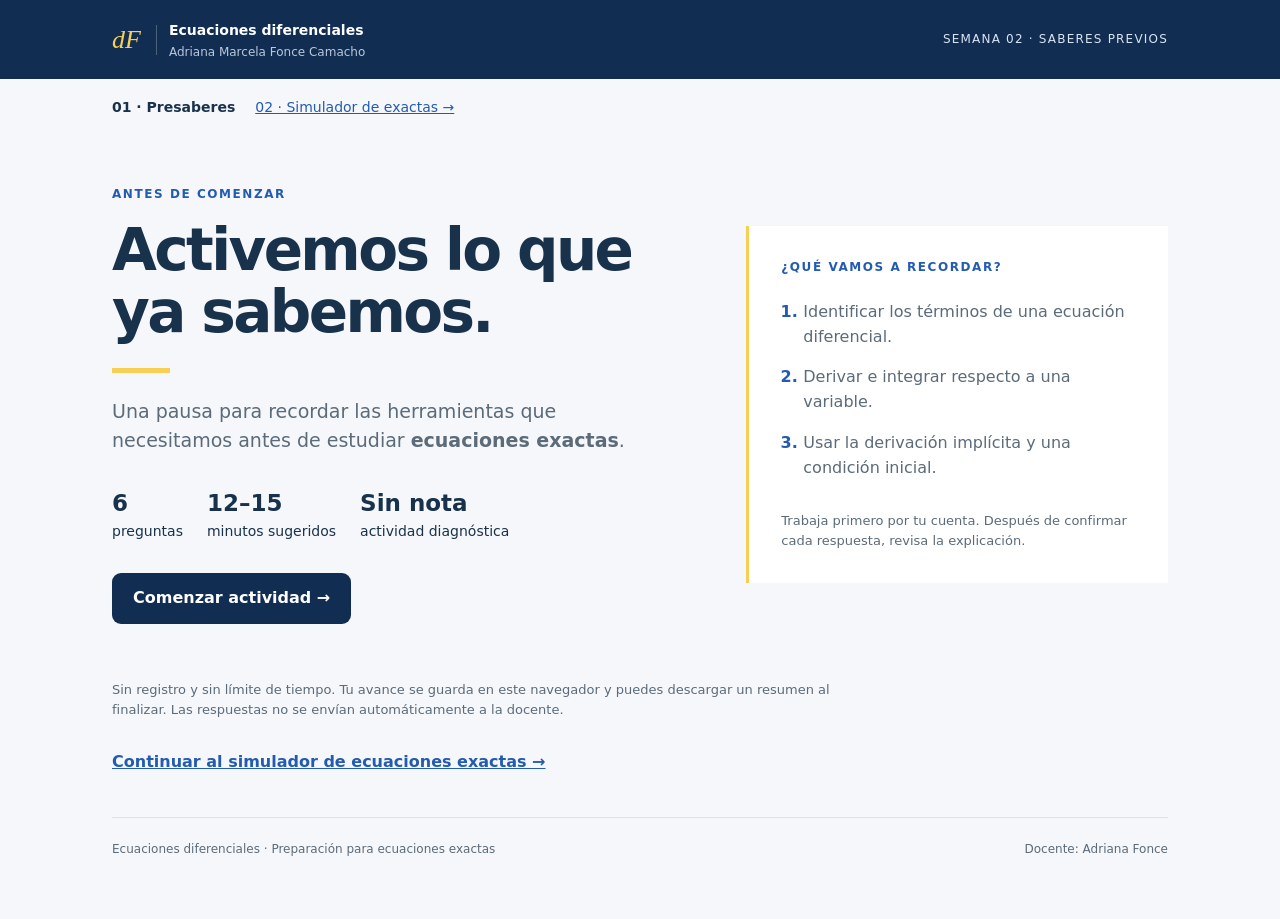
<file: ecuaciones-semana2/index.html>
<!doctype html>
<html lang="es">
<head>
  <meta charset="utf-8">
  <meta name="viewport" content="width=device-width,initial-scale=1">
  <meta name="theme-color" content="#112d52">
  <meta name="description" content="Actividad diagnóstica de saberes previos para estudiar ecuaciones diferenciales exactas. Seis preguntas con retroalimentación.">
  <title>Antes de comenzar · Ecuaciones diferenciales</title>
  <style>
    :root{--navy:#112d52;--blue:#245bb2;--ink:#18324c;--muted:#5b6b7a;--paper:#f5f7fa;--line:#dbe2ea;--yellow:#f8cf54;--green:#146344;--red:#9e3636}
    *{box-sizing:border-box}body{margin:0;background:var(--paper);color:var(--ink);font:16px/1.55 system-ui,-apple-system,BlinkMacSystemFont,"Segoe UI",sans-serif}button,input{font:inherit}button{cursor:pointer}button:disabled{cursor:default;opacity:.5}button:focus-visible,a:focus-visible,summary:focus-visible{outline:3px solid #c08700;outline-offset:4px}button{touch-action:manipulation} [hidden]{display:none!important}
    .topbar{background:var(--navy);color:white}.topbar-inner{max-width:1120px;margin:auto;padding:18px 32px;display:flex;justify-content:space-between;align-items:center;gap:20px}.brand{display:flex;align-items:center;gap:12px}.mark{font:italic 26px Georgia,serif;color:var(--yellow);border-right:1px solid #ffffff40;padding-right:15px}.brand strong{font-size:14px;font-weight:600}.brand small{display:block;font-size:12px;color:#b9c8da}.week{font-size:12px;letter-spacing:.1em;text-transform:uppercase;color:#d9e4f3}
    main{max-width:1120px;margin:auto;padding:46px 32px 60px}.eyebrow{color:var(--blue);font-size:12px;font-weight:750;text-transform:uppercase;letter-spacing:.13em;margin:0 0 15px}h1,h2,h3,p{margin-top:0}h1{font-size:clamp(36px,5vw,58px);line-height:1.08;letter-spacing:-.045em;font-weight:750;margin-bottom:24px}h2{font-size:clamp(25px,3vw,33px);line-height:1.25;letter-spacing:-.025em}h3{font-size:18px}.intro-grid{display:grid;grid-template-columns:1.35fr 1fr;gap:65px;align-items:center;padding:20px 0 34px}.lead{font-size:19px;color:var(--muted);max-width:580px}.accent{width:58px;height:5px;background:var(--yellow);margin:24px 0}.facts{display:flex;gap:24px;color:var(--ink);font-size:14px;margin:30px 0}.facts strong{display:block;font-size:23px}.intro-aside{padding:32px;border-left:3px solid var(--yellow);background:white}.intro-aside ol{padding-left:22px;margin:15px 0 0}.intro-aside li{padding:8px 0;color:var(--muted)}.intro-aside li::marker{color:var(--blue);font-weight:700}.primary,.secondary,.quiet{padding:12px 20px;border-radius:9px;font-weight:650;border:1px solid transparent;min-height:48px}.primary{background:var(--navy);color:white}.primary:hover:not(:disabled){background:#214a7b}.secondary{background:white;color:var(--navy);border-color:var(--line)}.secondary:hover:not(:disabled){border-color:var(--blue);background:#f1f5fd}.quiet{background:transparent;color:var(--muted)}.quiet:hover:not(:disabled){color:var(--navy);background:#eaf0f6}.actions{display:flex;flex-wrap:wrap;gap:12px;align-items:center}.fine{font-size:13px;color:var(--muted)}.privacy{max-width:760px;margin:22px 0 0}.notice{padding:12px 16px;background:#fff7da;border-left:3px solid #cf9a00;margin-bottom:24px;font-size:14px}
    .activity-head{display:flex;justify-content:space-between;align-items:center;gap:20px;margin-bottom:26px}.activity-head p{margin:0}.step{font-size:14px;font-weight:650}.progress{height:5px;background:#dfe6ee;border-radius:5px;margin-top:12px;overflow:hidden}.progress span{display:block;height:100%;background:var(--blue);transition:width .2s}.question-layout{display:grid;grid-template-columns:210px minmax(0,1fr);gap:38px}.side-title{font-size:12px;text-transform:uppercase;letter-spacing:.08em;color:var(--muted);font-weight:700;margin-bottom:14px}.question-nav{display:flex;flex-wrap:wrap;gap:9px;margin-bottom:26px}.question-nav button{border:1px solid #c8d3e0;background:white;border-radius:8px;width:43px;height:43px;color:var(--ink);font-weight:650}.question-nav button[aria-current="step"]{background:var(--navy);color:white;border-color:var(--navy)}.question-nav button.done:not([aria-current="step"]){border-color:#99bba8;background:#e8f3ed;color:var(--green)}.side-note{font-size:14px;color:var(--muted)}.question-card{background:white;border:1px solid var(--line);border-radius:17px;padding:32px;box-shadow:0 8px 30px #112d5205}.question-card h2:focus,.result-title:focus{outline:none}.topic{font-size:12px;text-transform:uppercase;letter-spacing:.09em;color:var(--blue);font-weight:750;margin-bottom:12px}.prompt{font-size:17px}.equation{overflow-x:auto;margin:20px 0 26px;padding:18px;text-align:center;background:#f6f8fc;border-radius:8px;font:23px/1.8 Georgia,"Times New Roman",serif;color:var(--navy)}.math{font-family:Georgia,"Times New Roman",serif;font-size:1.1em}.math sup{font-size:.7em}.frac{display:inline-flex;flex-direction:column;text-align:center;vertical-align:middle;font-size:.87em;line-height:1.25;margin:0 .15em}.frac>span:first-child{border-bottom:1px solid currentColor;padding:0 .12em 2px}.frac>span:last-child{padding:2px .12em 0}.options{display:grid;gap:11px;margin:22px 0}.option{display:flex;align-items:center;gap:15px;width:100%;border:1px solid #cbd5e0;border-radius:10px;background:white;text-align:left;padding:15px 16px;color:var(--ink);min-height:60px}.option:hover:not(:disabled){background:#f4f7fc;border-color:#809bbd}.option .letter{display:grid;place-items:center;flex-shrink:0;width:31px;height:31px;border-radius:6px;background:#f0f3f7;font-size:13px;font-weight:750}.option.selected{border:2px solid var(--blue);padding:14px 15px;background:#f0f5ff}.option.selected .letter{background:var(--blue);color:white}.option:disabled{opacity:1}.option.correct{border-color:#4d9674;background:#eef8f1}.option.incorrect{border-color:#c38282;background:#fff4f1}.option .status{margin-left:auto;font-size:12px;font-weight:700}.hint{font-size:14px;color:var(--muted);margin-bottom:24px}.hint summary{cursor:pointer;width:fit-content;color:var(--blue)}.hint p{margin:10px 0 0}.question-footer{display:flex;justify-content:space-between;gap:12px;align-items:center;border-top:1px solid var(--line);padding-top:22px;margin-top:24px}.feedback{border-left:4px solid var(--green);background:#edf7f0;border-radius:5px;padding:18px 20px;margin-top:23px}.feedback.review{border-color:#b98512;background:#fff8e5}.feedback strong{display:block;margin-bottom:6px}.feedback p{margin:0;font-size:15px}.feedback .follow{margin-top:10px;color:var(--muted);font-size:14px}.validation{color:var(--red);font-size:14px;margin:10px 0 0}.saved{font-size:12px;color:var(--muted);margin-top:20px}.footer{border-top:1px solid var(--line);padding-top:22px;margin-top:42px;display:flex;justify-content:space-between;gap:12px;font-size:12px;color:var(--muted)}
    .result-top{display:grid;grid-template-columns:1fr auto;gap:28px;align-items:center;margin-bottom:32px}.result-top h1{font-size:clamp(32px,4vw,46px);margin-bottom:15px}.score{background:var(--navy);color:white;padding:27px 32px;border-radius:15px;text-align:center;min-width:155px}.score strong{display:block;font-size:40px;line-height:1.15;letter-spacing:-.04em}.score span{font-size:13px;color:#cad8e9}.recommendation{background:white;border-left:4px solid var(--yellow);padding:24px;margin:25px 0}.recommendation p:last-child{margin-bottom:0}.review-list{display:grid;gap:12px;margin:28px 0}.review-item{background:white;border:1px solid var(--line);padding:20px 23px;border-radius:10px}.review-item summary{cursor:pointer;display:flex;justify-content:space-between;align-items:center;gap:16px;font-weight:650;list-style:none}.review-item summary::-webkit-details-marker{display:none}.review-item summary::after{content:'+';color:var(--muted);font-size:22px}.review-item[open] summary::after{content:'−'}.review-item summary .outcome{font-size:12px;margin-left:auto;color:var(--green);white-space:nowrap}.review-item summary .outcome.review-text{color:#946605}.review-item .review-body{border-top:1px solid var(--line);margin-top:15px;padding-top:15px}.review-item p{margin:8px 0;font-size:15px}.review-item .equation{margin:12px 0}.result-actions{display:flex;flex-wrap:wrap;gap:10px;margin-top:24px}.print-only{display:none}.dialog-backdrop{position:fixed;inset:0;background:#091c35a8;display:grid;place-items:center;z-index:10;padding:24px}.dialog{background:white;border-radius:15px;padding:30px;max-width:460px;box-shadow:0 20px 60px #0003}.dialog p{color:var(--muted)}.dialog .actions{justify-content:flex-end;margin-top:22px}
    @media(max-width:760px){.topbar-inner{padding:16px 20px}.week{display:none}main{padding:30px 18px 40px}.intro-grid{grid-template-columns:1fr;gap:24px;padding-top:0}.intro-aside{padding:22px}.lead{font-size:17px}.facts{gap:20px;margin:24px 0}.question-layout{grid-template-columns:1fr;gap:18px}.sidebar .side-note,.sidebar .side-title{display:none}.question-nav{margin:0;gap:8px}.question-nav button{width:38px;height:38px}.question-card{padding:23px 18px}.equation{font-size:20px;padding:15px 10px}.option{padding:12px;gap:10px}.option.selected{padding:11px}.option .status{font-size:11px}.activity-head{margin-bottom:22px}.result-top{grid-template-columns:1fr;gap:5px}.score{justify-self:start;padding:17px 24px;display:flex;align-items:center;gap:15px}.score strong{font-size:31px}.result-top h1{margin-bottom:12px}.review-item{padding:17px}.review-item summary{font-size:14px}.review-item summary .outcome{display:none}.footer{display:block}.footer span{display:block;margin-bottom:5px}.primary,.secondary,.quiet{padding:11px 15px}.question-footer{flex-wrap:wrap}.question-footer .primary{margin-left:auto}}
    @media(prefers-reduced-motion:reduce){*{transition:none!important;scroll-behavior:auto!important}}
    @media print{body{background:white;font-size:11pt}.topbar{background:white;color:var(--navy);border-bottom:1px solid #ccc}.brand small{color:#555}main{padding:25px 0;max-width:none}.footer{margin-top:22px}.result-actions,.actions,.privacy,.notice,.dialog-backdrop{display:none!important}.result-top h1{font-size:29px}.score{background:white;color:var(--navy);border:1px solid #ccc}.score span{color:#555}.review-item{break-inside:avoid;padding:12px}.review-item .review-body{display:block!important}.review-item summary::after{display:none}.review-item summary .outcome{display:inline}.review-item:not([open])> :not(summary){display:block!important}.review-list{gap:10px}.print-only{display:block}.equation{padding:7px;margin:8px 0;font-size:16pt}.recommendation{padding:12px}.topbar-inner{padding:0 0 10px}.mark{border-color:#aaa}}
  </style>
</head>
<body>
  <header class="topbar"><div class="topbar-inner"><div class="brand"><span class="mark" aria-hidden="true">dF</span><div><strong>Ecuaciones diferenciales</strong><small>Adriana Marcela Fonce Camacho</small></div></div><span class="week">Semana 02 · Saberes previos</span></div></header>
  <div style="max-width:1120px;margin:18px auto 0;padding:0 32px;display:flex;gap:20px;font-size:14px"><strong>01 · Presaberes</strong><a href="simulador.html" style="color:#245bb2">02 · Simulador de exactas →</a></div><main>
    <p id="storage-warning" class="notice" hidden>Este navegador no permite guardar el avance. Puedes completar la actividad y descargar tu resumen antes de cerrar.</p>
    <section id="intro" aria-labelledby="intro-title">
      <div class="intro-grid"><div><p class="eyebrow">Antes de comenzar</p><h1 id="intro-title">Activemos lo que<br>ya sabemos.</h1><div class="accent"></div><p class="lead">Una pausa para recordar las herramientas que necesitamos antes de estudiar <strong>ecuaciones exactas</strong>.</p><div class="facts"><div><strong>6</strong>preguntas</div><div><strong>12–15</strong>minutos sugeridos</div><div><strong>Sin nota</strong>actividad diagnóstica</div></div><div class="actions"><button id="start" class="primary">Comenzar actividad <span aria-hidden="true">→</span></button><button id="intro-reset" class="quiet" hidden>Empezar de nuevo</button></div></div><aside class="intro-aside"><p class="eyebrow">¿Qué vamos a recordar?</p><ol><li>Identificar los términos de una ecuación diferencial.</li><li>Derivar e integrar respecto a una variable.</li><li>Usar la derivación implícita y una condición inicial.</li></ol><p class="fine" style="margin:22px 0 0">Trabaja primero por tu cuenta. Después de confirmar cada respuesta, revisa la explicación.</p></aside></div>
      <p class="fine privacy">Sin registro y sin límite de tiempo. Tu avance se guarda en este navegador y puedes descargar un resumen al finalizar. Las respuestas no se envían automáticamente a la docente.</p>
    </section>
    <section id="activity" aria-label="Preguntas de la actividad" hidden>
      <div class="activity-head"><div style="flex:1"><p id="step" class="step"></p><div class="progress" role="progressbar" aria-label="Preguntas confirmadas" aria-valuemin="0" aria-valuemax="6" aria-valuenow="0"><span id="progress-fill"></span></div></div><button id="back-home" class="quiet">Inicio</button></div>
      <div class="question-layout"><aside class="sidebar"><p class="side-title">Tu recorrido</p><nav id="question-nav" class="question-nav" aria-label="Navegar entre preguntas"></nav><p class="side-note">No necesitas resolver todavía una ecuación exacta. Vamos a revisar las herramientas que usarás para hacerlo.</p><p class="side-note">Puedes cambiar tu elección antes de confirmar. La primera respuesta confirmada queda registrada para tu diagnóstico.</p></aside><article class="question-card"><p id="topic" class="topic"></p><h2 id="question-title" tabindex="-1"></h2><div id="prompt" class="prompt"></div><div id="formula" class="equation"></div><div id="options" class="options" role="group" aria-labelledby="question-title"></div><details id="hint" class="hint"><summary>Necesito una pista</summary><p id="hint-text"></p></details><p id="validation" class="validation" role="alert" hidden>Selecciona una opción antes de confirmar.</p><div id="feedback" class="feedback" role="status" aria-live="polite" hidden></div><div class="question-footer"><button id="previous" class="secondary">Anterior</button><button id="check" class="primary">Confirmar respuesta</button><button id="next" class="primary" hidden>Siguiente pregunta →</button></div><p id="saved" class="saved"></p></article></div>
    </section>
    <section id="results" aria-labelledby="result-title" hidden><p class="eyebrow">Tu punto de partida</p><div class="result-top"><div><h1 id="result-title" class="result-title" tabindex="-1">Ahora sabemos<br>qué repasar.</h1><p class="lead">Este resultado orienta tu preparación para la clase. No corresponde a una calificación.</p></div><div class="score"><strong id="score"></strong><span>respuestas correctas</span></div></div><p id="print-date" class="fine print-only"></p><div class="recommendation"><h3 id="recommendation-title"></h3><p id="recommendation"></p></div><h2 style="font-size:24px">Revisa tus respuestas</h2><p class="fine">Abre cada pregunta para consultar tu elección y el procedimiento.</p><div id="review-list" class="review-list"></div><div class="recommendation"><h3>Para conversar al comenzar la clase</h3><p>¿En qué pregunta tuviste más dudas? Explica qué paso te resultó difícil y qué recordarías a un compañero para resolverla.</p></div><div class="result-actions"><button id="download" class="primary">Descargar resumen CSV</button><button id="print" class="secondary">Imprimir o guardar PDF</button><button id="results-reset" class="quiet">Volver a intentarlo</button></div><p id="export-status" class="fine" role="status" aria-live="polite"></p><p class="fine privacy">Si la docente solicita evidencia, comparte el archivo descargado o el PDF. Este sitio no recibe ni reúne las respuestas del grupo.</p></section>
    <p style="margin-top:30px"><a href="simulador.html" style="color:#245bb2;font-weight:650">Continuar al simulador de ecuaciones exactas →</a></p><footer class="footer"><span>Ecuaciones diferenciales · Preparación para ecuaciones exactas</span><span>Docente: Adriana Fonce</span></footer>
  </main>
  <div id="reset-dialog" class="dialog-backdrop" hidden><section class="dialog" role="dialog" aria-modal="true" aria-labelledby="dialog-title" aria-describedby="dialog-description"><h2 id="dialog-title" style="font-size:25px">¿Comenzar otro intento?</h2><p id="dialog-description">Se borrarán las respuestas guardadas en este navegador. Descarga primero tu resumen si quieres conservarlo.</p><div class="actions"><button id="cancel-reset" class="secondary">Conservar mi avance</button><button id="confirm-reset" class="primary">Comenzar de nuevo</button></div></section></div>
  <script>
    'use strict';
    const QUESTIONS = [
      {id:'q1',topic:'Notación diferencial',title:'¿Qué expresión acompaña a cada diferencial?',prompt:'Identifica los coeficientes de dx y de dy, en ese orden.',formula:'(2xy + 3) dx + (x<sup>2</sup> + 4y) dy = 0',accessible:'(2 x y más 3) diferencial de x más (x al cuadrado más 4 y) diferencial de y igual a cero',options:['x<sup>2</sup> + 4y &nbsp; y &nbsp; 2xy + 3','2xy + 3 &nbsp; y &nbsp; x<sup>2</sup> + 4y','2xy &nbsp; y &nbsp; x<sup>2</sup>','3 &nbsp; y &nbsp; 4y'],answer:1,hint:'Observa el paréntesis completo situado inmediatamente antes de cada diferencial.',feedback:['El orden está invertido. El coeficiente de dx es 2xy + 3; el de dy es x² + 4y.','El coeficiente de dx es 2xy + 3 y el de dy es x² + 4y. Se conservan todos los términos de cada paréntesis.','Faltan los términos +3 y +4y. Cada coeficiente incluye todo su paréntesis.','Estos son solo algunos términos. Los coeficientes completos son 2xy + 3 y x² + 4y.'],bridge:'En la clase llamaremos M(x,y) al coeficiente de dx y N(x,y) al de dy.',review:'Identificar los coeficientes completos de dx y dy.'},
      {id:'q2',topic:'Derivada parcial respecto a x',title:'¿Qué cambia cuando solo varía x?',prompt:'Calcula la derivada parcial respecto a x, manteniendo y constante.',formula:'f(x,y) = x<sup>2</sup>y + 3y<sup>2</sup>',accessible:'f de x, y igual a x al cuadrado por y más 3 y al cuadrado',options:['2xy + 6y','x<sup>2</sup> + 6y','2xy','2x'],answer:2,hint:'Si y permanece constante, el término 3y² también es constante respecto a x.',feedback:['El término 3y² tiene derivada cero respecto a x. La derivada buscada es 2xy.','Esa es la derivada respecto a y. Respecto a x, se obtiene 2xy.','Al mantener y constante, la derivada de x²y es 2xy y la de 3y² es cero. Por tanto, ∂f/∂x = 2xy.','El factor y permanece multiplicando. La derivada de x²y respecto a x es 2xy.'],bridge:'Esta idea permite calcular una de las derivadas parciales usadas al estudiar exactitud.',review:'Derivar respecto a x tratando y como constante.'},
      {id:'q3',topic:'Derivada parcial respecto a y',title:'Ahora dejamos fija la variable x.',prompt:'Calcula la derivada parcial respecto a y, manteniendo x constante.',formula:'g(x,y) = x<sup>2</sup> + 4xy + y<sup>3</sup>',accessible:'g de x, y igual a x al cuadrado más 4 x y más y al cubo',options:['4x + 3y<sup>2</sup>','2x + 4y','2x + 4x + 3y<sup>2</sup>','4xy + 3y<sup>2</sup>'],answer:0,hint:'En el término 4xy, el factor 4x se comporta como una constante.',feedback:['Las derivadas respecto a y de x², 4xy y y³ son 0, 4x y 3y². Su suma es ∂g/∂y = 4x + 3y².','Esa expresión corresponde a la derivada respecto a x. Respecto a y, se obtiene 4x + 3y².','La derivada de x² respecto a y es cero, porque x se mantiene constante. El resultado es 4x + 3y².','La derivada de 4xy respecto a y es 4x, no 4xy. El resultado es 4x + 3y².'],bridge:'Elegir la variable de derivación cambia el resultado. Revisa siempre el subíndice o denominador.',review:'Derivar respecto a y tratando x como constante.'},
      {id:'q4',topic:'Integración respecto a una variable',title:'¿Qué función recupera la expresión inicial?',prompt:'Tratando y como constante, elige la función cuya derivada parcial respecto a x es 2xy + 3.',formula:'<span class="frac"><span>∂F</span><span>∂x</span></span> = 2xy + 3',accessible:'Derivada parcial de F respecto a x igual a 2 x y más 3',options:['2xy<sup>2</sup> + 3x','xy + 3x','x<sup>2</sup>y + 3','x<sup>2</sup>y + 3x'],answer:3,hint:'Puedes comprobar cada opción derivándola respecto a x. ¿Qué término produce la constante 3?',feedback:['La derivada respecto a x de esa función es 2y² + 3. Se necesita 2xy + 3.','La derivada respecto a x de esa función es y + 3. Se necesita 2xy + 3.','La derivada respecto a x de esa función es 2xy. Falta el término +3, que se obtiene al derivar 3x.','La derivada respecto a x de x²y es 2xy y la de 3x es 3. La suma recupera 2xy + 3.'],bridge:'Al buscar todas las funciones con esta derivada parcial, podemos añadir una función de y: F(x,y) = x²y + 3x + h(y). Su derivada respecto a x es cero.',review:'Integrar respecto a x y comprobar el resultado por derivación.'},
      {id:'q5',topic:'Derivación implícita',title:'¿Qué ocurre si y depende de x?',prompt:'Supón que y = y(x). Deriva ambos lados de la igualdad respecto a x.',formula:'x<sup>2</sup> + y<sup>2</sup> = 9',accessible:'x al cuadrado más y al cuadrado igual a 9; y depende de x',options:['2x + 2y = 0','2x + 2y y′ = 0','2x + y′ = 0','2x + 2y y′ = 9'],answer:1,hint:'Aplica la regla de la cadena a y². Recuerda también la derivada de una constante.',feedback:['Como y depende de x, la regla de la cadena exige multiplicar 2y por y′. La igualdad derivada es 2x + 2y y′ = 0.','La derivada de x² es 2x, la de y² es 2y y′ y la de 9 es cero. Se obtiene 2x + 2y y′ = 0.','La regla de la cadena da 2y y′ para la derivada de y². La igualdad derivada es 2x + 2y y′ = 0.','El lado izquierdo está bien derivado, pero la derivada de la constante 9 es cero. Se obtiene 2x + 2y y′ = 0.'],bridge:'En una derivada parcial mantenemos fija la otra variable. En esta derivación implícita seguimos una curva donde y depende de x.',review:'Aplicar la regla de la cadena a y(x) y derivar las constantes.'},
      {id:'q6',topic:'Condición inicial',title:'¿Qué curva pasa por el punto indicado?',prompt:'La solución debe pasar por (0,2). Sustituye este punto y determina el valor de C.',formula:'x<sup>2</sup> + y<sup>2</sup> = C',accessible:'x al cuadrado más y al cuadrado igual a C',options:['C = 0','C = 2','C = 4','C = 6'],answer:2,hint:'La condición indica los valores de ambas variables: x = 0 y y = 2.',feedback:['Con el punto indicado, x² + y² = 0² + 2² = 4, no 0.','Debes elevar y = 2 al cuadrado: 0² + 2² = 4.','Al sustituir x = 0 y y = 2, se obtiene C = 0² + 2² = 4. La curva correspondiente es x² + y² = 4.','Al sustituir el punto se obtiene 0² + 2² = 4, no 6.'],bridge:'La condición inicial permite seleccionar una curva de la familia de soluciones.',review:'Sustituir una condición inicial para encontrar la constante.'}
    ];
    const KEY='adriana-ed-s2-diagnostico-v1';
    const $=id=>document.getElementById(id);
    const blank=()=>({version:1,index:0,answers:Array(QUESTIONS.length).fill(null),completedAt:null});
    let state=blank(),selected=null,lastFocus=null;
    const valid=s=>s&&s.version===1&&Number.isInteger(s.index)&&s.index>=0&&s.index<6&&Array.isArray(s.answers)&&s.answers.length===6&&s.answers.every(a=>a===null||(Number.isInteger(a.choice)&&a.choice>=0&&a.choice<4&&typeof a.hint==='boolean'))&&(s.completedAt===null||(typeof s.completedAt==='string'&&!Number.isNaN(Date.parse(s.completedAt))));
    try{const saved=JSON.parse(localStorage.getItem(KEY));if(valid(saved))state=saved;}catch{ $('storage-warning').hidden=false; }
    function save(){try{localStorage.setItem(KEY,JSON.stringify(state));}catch{$('storage-warning').hidden=false;}}
    const count=()=>state.answers.filter(Boolean).length;
    const allDone=()=>count()===QUESTIONS.length;
    const score=()=>state.answers.reduce((n,a,i)=>n+(a?.choice===QUESTIONS[i].answer?1:0),0);
    function show(id){for(const section of ['intro','activity','results'])$(section).hidden=section!==id;window.scrollTo({top:0,behavior:'instant'});}
    function refreshIntro(){const n=count();$('start').textContent=allDone()?'Ver mi resumen':n?'Continuar actividad':'Comenzar actividad →';$('intro-reset').hidden=!n;}
    function render(focus=true){
      show('activity');const q=QUESTIONS[state.index],a=state.answers[state.index];selected=a?.choice??null;
      $('step').textContent=`Pregunta ${state.index+1} de ${QUESTIONS.length} · ${count()} confirmadas`;
      $('progress-fill').style.width=`${count()/6*100}%`;
      document.querySelector('[role="progressbar"]').setAttribute('aria-valuenow',String(count()));
      $('topic').textContent=q.topic;$('question-title').textContent=q.title;$('prompt').textContent=q.prompt;$('formula').innerHTML=q.formula;$('formula').setAttribute('aria-label',q.accessible);
      $('question-nav').replaceChildren();QUESTIONS.forEach((item,i)=>{const b=document.createElement('button');b.textContent=i+1;b.type='button';b.className=state.answers[i]?'done':'';b.setAttribute('aria-label',`Pregunta ${i+1}: ${item.topic}${state.answers[i]?', confirmada':''}`);if(i===state.index)b.setAttribute('aria-current','step');b.addEventListener('click',()=>{state.index=i;save();render();});$('question-nav').append(b);});
      $('options').replaceChildren();q.options.forEach((option,i)=>{const b=document.createElement('button');b.type='button';b.className='option';b.setAttribute('aria-pressed',String(selected===i));b.innerHTML=`<span class="letter" aria-hidden="true">${'ABCD'[i]}</span><span class="math">${option}</span>`;if(a){b.disabled=true;if(i===q.answer){b.classList.add('correct');b.innerHTML+='<span class="status">Correcta</span>';}else if(i===a.choice){b.classList.add('incorrect');b.innerHTML+='<span class="status">Tu elección</span>';}}else b.addEventListener('click',()=>{selected=i;for(const [j,button]of [...$('options').children].entries()){button.classList.toggle('selected',j===i);button.setAttribute('aria-pressed',String(j===i));}$('validation').hidden=true;});if(selected===i&&!a)b.classList.add('selected');$('options').append(b);});
      $('hint').open=a?.hint??false;$('hint-text').textContent=q.hint;$('validation').hidden=true;$('feedback').hidden=!a;
      if(a)showFeedback(q,a);
      $('previous').disabled=state.index===0;$('check').hidden=!!a;$('next').hidden=!a;
      $('next').textContent=allDone()?'Ver mi resumen →':state.index===5?'Ir a la pregunta pendiente →':'Siguiente pregunta →';
      $('saved').textContent=a?'Respuesta confirmada. Puedes revisar las otras preguntas.':'Confirma cuando estés listo. No se valora la velocidad.';
      if(focus)$('question-title').focus();
    }
    function showFeedback(q,a){const correct=a.choice===q.answer;$('feedback').className=`feedback${correct?'':' review'}`;$('feedback').replaceChildren();const heading=document.createElement('strong');heading.textContent=correct?'Buen punto de partida.':'Revisemos este paso.';const explanation=document.createElement('p');explanation.textContent=q.feedback[a.choice];const bridge=document.createElement('p');bridge.className='follow';bridge.textContent=q.bridge;$('feedback').append(heading,explanation,bridge);}
    function check(){if(selected===null){$('validation').hidden=false;return;}if(state.answers[state.index])return;state.answers[state.index]={choice:selected,hint:$('hint').open};if(allDone())state.completedAt=new Date().toISOString();save();render(false);$('feedback').hidden=false;$('next').focus();}
    function results(){
      if(!allDone()){state.index=state.answers.findIndex(a=>a===null);save();render();return;}
      show('results');$('score').textContent=`${score()} / 6`;
      const weak=QUESTIONS.filter((q,i)=>state.answers[i].choice!==q.answer);
      $('recommendation-title').textContent=weak.length?'Tu repaso recomendado':'Tienes una buena base para continuar';
      $('recommendation').textContent=weak.length?`Antes de avanzar, practica: ${weak.map(q=>q.review.charAt(0).toLowerCase()+q.review.slice(1).replace(/\.$/,'')).join('; ')}.`:'Resolviste las seis preguntas. Durante la clase, presta atención a cómo se conectan las derivadas parciales con la reconstrucción de una función F(x,y).';
      $('print-date').textContent='Actividad completada: '+new Date(state.completedAt||Date.now()).toLocaleString('es-CO');
      $('review-list').replaceChildren();QUESTIONS.forEach((q,i)=>{const a=state.answers[i],correct=a.choice===q.answer,d=document.createElement('details');d.className='review-item';d.innerHTML=`<summary><span>${i+1}. ${q.topic}</span><span class="outcome${correct?'':' review-text'}">${correct?'Resuelta':'Por repasar'}</span></summary><div class="review-body"><p>${q.prompt}</p><div class="equation">${q.formula}</div><p>Tu respuesta: <span class="math">${'ABCD'[a.choice]}. ${q.options[a.choice]}</span></p><p>Respuesta correcta: <span class="math">${'ABCD'[q.answer]}. ${q.options[q.answer]}</span></p><p>${q.feedback[a.choice]}</p><p class="fine">${q.bridge}</p>${a.hint?'<p class="fine">Consultaste la pista antes de confirmar.</p>':''}</div>`;$('review-list').append(d);});$('export-status').textContent='';$('result-title').focus();refreshIntro();
    }
    function next(){if(allDone()){results();return;}let i=state.index+1;if(i>=6)i=state.answers.findIndex(a=>a===null);state.index=i;save();render();}
    function plain(html){const element=document.createElement('div');element.innerHTML=html.replace(/<sup>(.*?)<\/sup>/g,'^$1');return element.textContent.replace(/\s+/g,' ').trim();}
    function download(){if(!allDone())return;const rows=[['Actividad','Ecuaciones diferenciales · Saberes previos · Semana 2'],['Fecha',new Date(state.completedAt||Date.now()).toLocaleString('es-CO')],['Correctas',`${score()} de 6`],['Aviso','Actividad diagnóstica sin nota. Respuestas guardadas solo en el navegador.'],[],['Pregunta','Tema','Enunciado','Expresión','Tu opción','Tu respuesta','Opción correcta','Respuesta correcta','Resultado','Pista consultada','Retroalimentación']];QUESTIONS.forEach((q,i)=>{const a=state.answers[i];rows.push([i+1,q.topic,q.prompt,q.accessible,'ABCD'[a.choice],plain(q.options[a.choice]),'ABCD'[q.answer],plain(q.options[q.answer]),a.choice===q.answer?'Resuelta':'Por repasar',a.hint?'Sí':'No',q.feedback[a.choice]]);});const csv='\ufeff'+rows.map(row=>row.map(v=>'"'+String(v).replace(/"/g,'""')+'"').join(';')).join('\r\n');const url=URL.createObjectURL(new Blob([csv],{type:'text/csv;charset=utf-8;'}));const link=document.createElement('a');link.href=url;link.download='Mi_diagnostico_ecuaciones_semana2.csv';document.body.append(link);link.click();link.remove();setTimeout(()=>URL.revokeObjectURL(url),1000);$('export-status').textContent='Resumen generado. Busca el archivo CSV en tus descargas.';}
    function openReset(){lastFocus=document.activeElement;$('reset-dialog').hidden=false;$('cancel-reset').focus();}
    function closeReset(){$('reset-dialog').hidden=true;lastFocus?.focus();}
    $('start').addEventListener('click',()=>allDone()?results():render());
    $('back-home').addEventListener('click',()=>{show('intro');refreshIntro();$('start').focus();});
    $('check').addEventListener('click',check);$('next').addEventListener('click',next);$('previous').addEventListener('click',()=>{if(state.index>0){state.index--;save();render();}});
    $('download').addEventListener('click',download);let printOpen=[];$('print').addEventListener('click',()=>window.print());window.addEventListener('beforeprint',()=>{printOpen=[...document.querySelectorAll('.review-item')].map(d=>d.open);document.querySelectorAll('.review-item').forEach(d=>d.open=true);});window.addEventListener('afterprint',()=>{document.querySelectorAll('.review-item').forEach((d,i)=>d.open=printOpen[i]??false);});
    for(const id of ['intro-reset','results-reset'])$(id).addEventListener('click',openReset);$('cancel-reset').addEventListener('click',closeReset);$('confirm-reset').addEventListener('click',()=>{state=blank();save();$('reset-dialog').hidden=true;render();});
    $('reset-dialog').addEventListener('keydown',event=>{if(event.key==='Escape')closeReset();if(event.key==='Tab'){const first=$('cancel-reset'),last=$('confirm-reset');if(event.shiftKey&&document.activeElement===first){event.preventDefault();last.focus();}else if(!event.shiftKey&&document.activeElement===last){event.preventDefault();first.focus();}}});
    refreshIntro();
  </script>
</body>
</html>
</file>
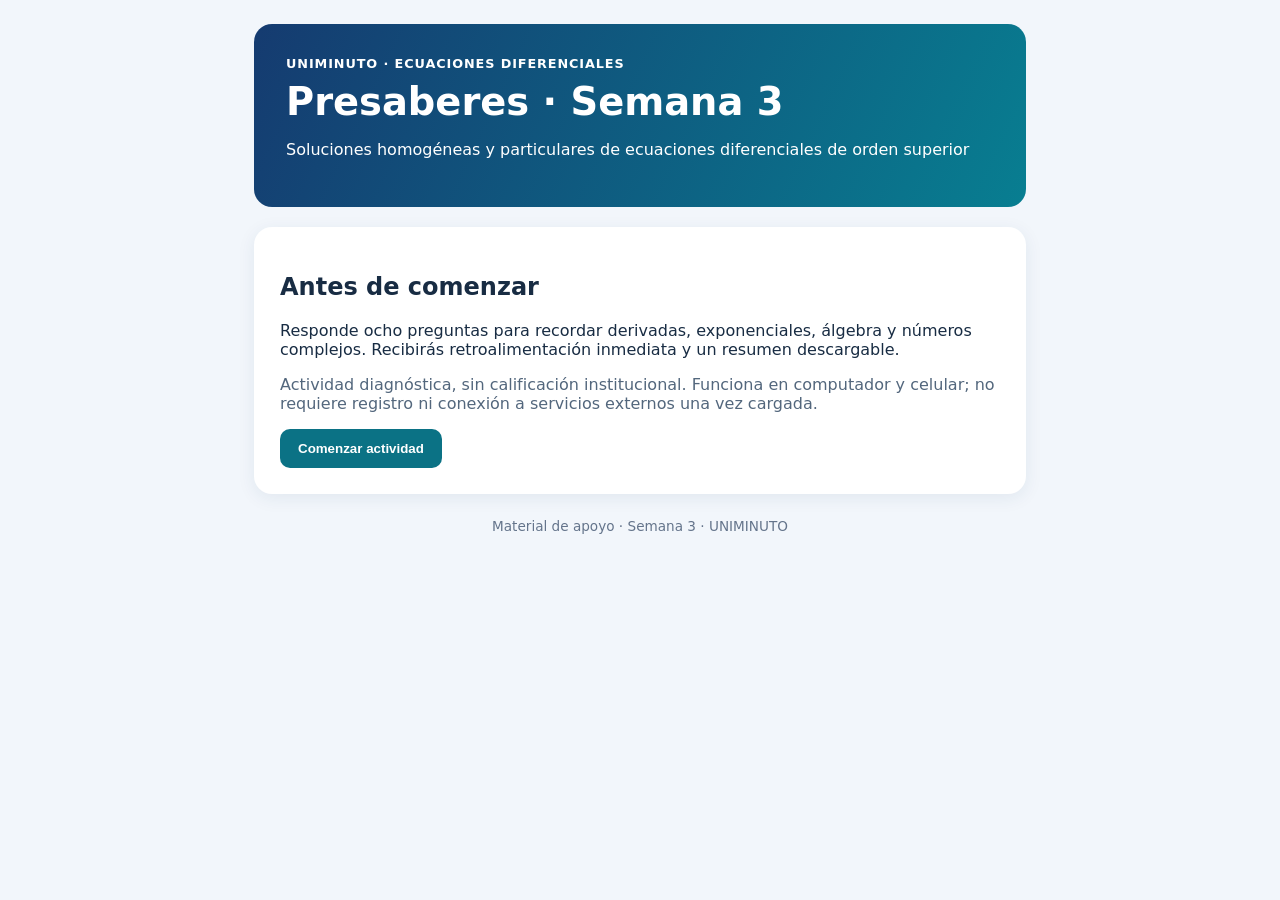
<file: ecuaciones-diferenciales/semana-3/presaberes/index.html>
<!doctype html>
<html lang="es"><head><meta charset="utf-8"><meta name="viewport" content="width=device-width,initial-scale=1">
<title>Presaberes · Semana 3 · Ecuaciones diferenciales</title>
<style>
:root{font-family:system-ui,-apple-system,Segoe UI,sans-serif;color:#182c43;background:#f2f6fb}*{box-sizing:border-box}body{margin:0}.wrap{max-width:820px;margin:auto;padding:24px}header{background:linear-gradient(115deg,#153b70,#087e91);color:white;padding:32px;border-radius:18px}h1{margin:8px 0;font-size:clamp(1.5rem,4vw,2.4rem)}.tag{font-weight:700;letter-spacing:.07em;font-size:.8rem}main{background:white;margin-top:20px;padding:26px;border-radius:18px;box-shadow:0 4px 18px #173b6214}.muted{color:#53677d}.bar{height:10px;background:#e3eaf3;border-radius:20px;overflow:hidden}.fill{height:100%;background:#0c8194;transition:width .2s}fieldset{border:0;padding:0;margin:18px 0}legend{font-size:1.2rem;font-weight:700;margin-bottom:16px}.opt{display:block;border:2px solid #e1e8ef;border-radius:12px;padding:13px;margin:10px 0;cursor:pointer}.opt:has(input:checked){border-color:#087e91;background:#eaf8fa}input{accent-color:#087e91}button{border:0;border-radius:10px;padding:12px 18px;font-weight:700;cursor:pointer;background:#0b7285;color:white}button.secondary{background:#e5eef6;color:#23445d}button:disabled{opacity:.45;cursor:not-allowed}.actions{display:flex;gap:10px;justify-content:space-between;flex-wrap:wrap;margin-top:20px}.feedback{padding:15px;background:#eef7f9;border-left:4px solid #087e91;border-radius:8px;margin-top:16px}.hidden{display:none}footer{text-align:center;color:#64748b;font-size:.85rem;padding:24px}#score{font-size:2rem;font-weight:800;color:#0b7285}a{color:#0b7285}@media(max-width:500px){.wrap{padding:12px}main{padding:18px}}
</style></head><body><div class="wrap"><header><div class="tag">UNIMINUTO · ECUACIONES DIFERENCIALES</div><h1>Presaberes · Semana 3</h1><p>Soluciones homogéneas y particulares de ecuaciones diferenciales de orden superior</p></header>
<main><div id="start"><h2>Antes de comenzar</h2><p>Responde ocho preguntas para recordar derivadas, exponenciales, álgebra y números complejos. Recibirás retroalimentación inmediata y un resumen descargable.</p><p class="muted">Actividad diagnóstica, sin calificación institucional. Funciona en computador y celular; no requiere registro ni conexión a servicios externos una vez cargada.</p><button id="begin">Comenzar actividad</button></div>
<section id="quiz" class="hidden"><p id="counter" class="muted"></p><div class="bar"><div id="fill" class="fill"></div></div><form id="form"><fieldset><legend id="question"></legend><div id="choices"></div></fieldset><button type="submit" id="check">Comprobar respuesta</button></form><div id="feedback" class="feedback hidden" role="status" aria-live="polite"></div><div class="actions"><button id="prev" class="secondary">Anterior</button><button id="next" class="hidden">Siguiente</button></div></section>
<section id="finish" class="hidden"><h2>Resultado de presaberes</h2><div id="score"></div><p id="message"></p><div id="review"></div><div class="actions"><button id="download">Descargar resumen (.txt)</button><button id="restart" class="secondary">Volver a comenzar</button></div></section></main><footer>Material de apoyo · Semana 3 · UNIMINUTO</footer></div>
<script>
'use strict';
const questions=[
{q:'Si y(t) = e^(3t), ¿cuál es su segunda derivada?',o:['3e^(3t)','6e^(3t)','9e^(3t)','e^(6t)'],a:2,e:'Primera derivada: 3e^(3t). Segunda derivada: 9e^(3t).'},
{q:'¿Cuál es la derivada de y(t) = t·e^(2t)?',o:['e^(2t)','2t·e^(2t)','e^(2t)(1+2t)','t²·e^(2t)'],a:2,e:'Usa la regla del producto: (t·e^(2t))′ = e^(2t) + 2t·e^(2t).'},
{q:'¿Cuáles son las raíces de r² − 5r + 6 = 0?',o:['−2 y −3','2 y 3','1 y 6','−1 y −6'],a:1,e:'Factoriza: (r−2)(r−3)=0.'},
{q:'¿Qué indica que el discriminante b²−4ac sea negativo?',o:['Dos raíces reales distintas','Una raíz real doble','Dos raíces complejas conjugadas','No existe solución'],a:2,e:'En un polinomio cuadrático con coeficientes reales, discriminante negativo implica raíces complejas conjugadas.'},
{q:'Si r=4 es una raíz doble, ¿qué par de funciones es linealmente independiente?',o:['e^(4t) y e^(4t)','e^(4t) y t·e^(4t)','e^(4t) y 4e^(4t)','t y e^(4t)'],a:1,e:'La segunda solución asociada a una raíz doble es t·e^(rt).'},
{q:'¿Qué ecuación característica corresponde a y″−3y′+2y=0?',o:['r²−3r+2=0','r²+3r+2=0','r−3=0','2r²−3r+1=0'],a:0,e:'Al probar y=e^(rt), las derivadas aportan r y r².'},
{q:'¿Cuál es el valor del determinante de la matriz [[1,2],[3,4]]?',o:['10','−2','2','−10'],a:1,e:'El determinante es 1·4 − 2·3 = −2. Este cálculo se usa en el wronskiano.'},
{q:'¿Cuál es la forma de la solución real para raíces −1 ± 2i?',o:['C₁e^(−t)+C₂e^(2t)','e^(−t)(C₁cos(2t)+C₂sen(2t))','C₁cos(t)+C₂sen(t)','e^(2t)(C₁cos(t)+C₂sen(t))'],a:1,e:'Para α±βi, se usa e^(αt)[C₁cos(βt)+C₂sen(βt)].'}
];
let index=0,answers=Array(questions.length).fill(null),checked=Array(questions.length).fill(false);
const $=id=>document.getElementById(id);
function show(id){['start','quiz','finish'].forEach(x=>$(x).classList.toggle('hidden',x!==id))}
function render(){show('quiz');const q=questions[index];$('counter').textContent='Pregunta '+(index+1)+' de '+questions.length;$('fill').style.width=((index+1)/questions.length*100)+'%';$('question').textContent=q.q;$('choices').replaceChildren();q.o.forEach((s,i)=>{const l=document.createElement('label');l.className='opt';const inp=document.createElement('input');inp.type='radio';inp.name='answer';inp.value=i;inp.checked=answers[index]===i;inp.disabled=checked[index];inp.addEventListener('change',()=>{answers[index]=i});l.append(inp,document.createTextNode(' '+s));$('choices').append(l)});$('check').classList.toggle('hidden',checked[index]);$('feedback').classList.toggle('hidden',!checked[index]);if(checked[index])$('feedback').textContent=(answers[index]===q.a?'Correcto. ':'Revisa este concepto. ')+q.e;$('prev').disabled=index===0;$('next').classList.toggle('hidden',!checked[index]);$('next').textContent=index===questions.length-1?'Ver resultados':'Siguiente';}
$('begin').onclick=()=>render();
$('form').onsubmit=e=>{e.preventDefault();if(answers[index]===null){alert('Selecciona una respuesta para continuar.');return}checked[index]=true;render()};
$('prev').onclick=()=>{if(index>0){index--;render()}};
$('next').onclick=()=>{if(index<questions.length-1){index++;render()}else finish()};
function finish(){show('finish');const n=answers.filter((a,i)=>a===questions[i].a).length;$('score').textContent=n+' / '+questions.length;$('message').textContent=n>=7?'Buen dominio de los conocimientos previos.':n>=4?'Vas por buen camino; repasa las explicaciones de los errores.':'Antes de avanzar, repasa derivadas, factorización y raíces complejas.';$('review').replaceChildren();questions.forEach((q,i)=>{const p=document.createElement('p');p.textContent=(i+1)+'. '+(answers[i]===q.a?'✓':'✗')+' '+q.q+' Respuesta: '+q.o[q.a]+'. '+q.e;$('review').append(p)})}
$('download').onclick=()=>{const n=answers.filter((a,i)=>a===questions[i].a).length;const lines=['UNIMINUTO | Presaberes Semana 3','Fecha: '+new Date().toLocaleDateString('es-CO'),'Resultado: '+n+'/'+questions.length,'',...questions.map((q,i)=>(i+1)+'. '+q.q+'\nMi respuesta: '+q.o[answers[i]]+'\nCorrecta: '+q.o[q.a]+'\n'+q.e+'\n')];const blob=new Blob([lines.join('\n')],{type:'text/plain;charset=utf-8'});const url=URL.createObjectURL(blob);const a=document.createElement('a');a.href=url;a.download='presaberes-semana-3.txt';document.body.append(a);a.click();a.remove();setTimeout(()=>URL.revokeObjectURL(url),1000)};
$('restart').onclick=()=>{index=0;answers.fill(null);checked.fill(false);render()};
</script></body></html>
</file>
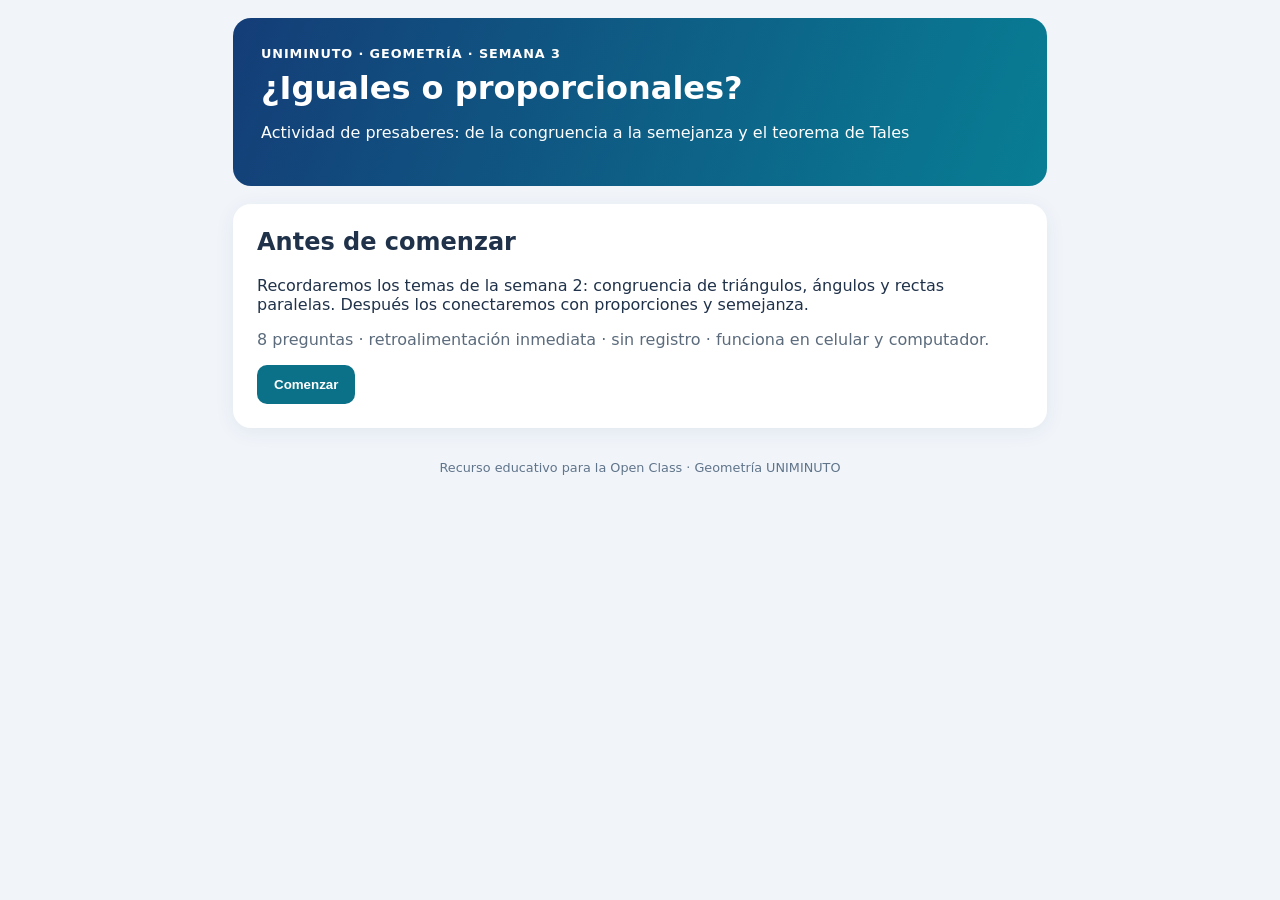
<file: geometria/semana-3/presaberes/index.html>
<!doctype html><html lang="es"><head><meta charset="utf-8"><meta name="viewport" content="width=device-width,initial-scale=1"><title>Geometría · De la congruencia a la semejanza</title><style>
*{box-sizing:border-box}body{margin:0;background:#f1f5fa;color:#20324a;font:16px system-ui,Segoe UI,sans-serif}.wrap{max-width:850px;margin:auto;padding:18px}header{background:linear-gradient(110deg,#143d77,#087e94);color:#fff;padding:28px;border-radius:18px}header h1{margin:8px 0}main{background:white;margin:18px 0;padding:24px;border-radius:18px;box-shadow:0 4px 20px #173b6212}.muted{color:#5b6b7c}.chip{font-size:.8rem;font-weight:800;letter-spacing:.07em}.hide{display:none!important}.bar{background:#e5ebf2;border-radius:20px;height:9px;overflow:hidden}.fill{background:#088b9d;height:100%;transition:width .2s}fieldset{border:0;padding:0}legend{font-size:1.2rem;font-weight:700;margin:20px 0}.choice{display:block;border:2px solid #dfe8ef;padding:13px;margin:10px 0;border-radius:11px;cursor:pointer}.choice:has(input:checked){border-color:#008c9e;background:#edf9fa}input{accent-color:#087e94}button{background:#0b7188;color:#fff;border:0;padding:12px 17px;border-radius:10px;font-weight:700;cursor:pointer}button:disabled{opacity:.4;cursor:not-allowed}button.alt{background:#e8eef5;color:#26425b}.buttons{display:flex;justify-content:space-between;gap:10px;flex-wrap:wrap;margin-top:18px}.note{background:#eaf6f8;border-left:4px solid #0b8394;padding:14px;border-radius:7px;margin:16px 0}.diagram{background:#f7fbff;border:1px solid #e0eaf1;border-radius:12px;padding:10px;margin:16px 0;text-align:center}svg{width:100%;max-width:500px;height:auto}svg text{font-size:15px;fill:#183b63;font-weight:700}label[for=scale]{font-weight:700}#scale{width:100%}footer{text-align:center;color:#60748a;font-size:.8rem;padding:14px}h2{margin-top:0}#score{font-size:2rem;color:#087e94;font-weight:800}@media(max-width:550px){main{padding:17px}.wrap{padding:10px}}
</style></head><body><div class="wrap"><header><div class="chip">UNIMINUTO · GEOMETRÍA · SEMANA 3</div><h1>¿Iguales o proporcionales?</h1><p>Actividad de presaberes: de la congruencia a la semejanza y el teorema de Tales</p></header><main>
<section id="welcome"><h2>Antes de comenzar</h2><p>Recordaremos los temas de la semana 2: congruencia de triángulos, ángulos y rectas paralelas. Después los conectaremos con proporciones y semejanza.</p><p class="muted">8 preguntas · retroalimentación inmediata · sin registro · funciona en celular y computador.</p><button id="start">Comenzar</button></section>
<section id="quiz" class="hide"><p id="count" class="muted"></p><div class="bar"><div id="fill" class="fill"></div></div><div id="figure" class="diagram hide"><svg viewBox="0 0 500 210" role="img" aria-label="Dos triángulos de tamaños distintos con lados proporcionales"><polygon points="45,170 165,170 45,70" fill="#d8f0f4" stroke="#087e94" stroke-width="3"/><polygon points="265,170 445,170 265,20" fill="#e8e6ff" stroke="#6857aa" stroke-width="3"/><text x="92" y="190">6 cm</text><text x="12" y="120">5 cm</text><text x="345" y="190">9 cm</text><text x="220" y="102">7,5 cm</text><text x="80" y="45">A</text><text x="355" y="15">B</text></svg><p class="muted">Los lados correspondientes tienen razón 9/6 = 7,5/5 = 1,5.</p></div><form id="form"><fieldset><legend id="question"></legend><div id="options"></div></fieldset><button id="verify" type="submit">Comprobar</button></form><div id="feedback" class="note hide" aria-live="polite"></div><div class="buttons"><button class="alt" id="back" type="button">Anterior</button><button id="forward" class="hide" type="button">Siguiente</button></div></section>
<section id="explore" class="hide"><h2>Laboratorio: amplía sin deformar</h2><p>Desliza el factor de escala. Observa cómo cambian los lados del triángulo, mientras sus ángulos permanecen iguales.</p><div class="diagram"><svg viewBox="0 0 500 260" role="img" aria-label="Triángulo original y triángulo escalado"><polygon points="30,220 110,220 30,160" fill="#d7edf7" stroke="#17679a" stroke-width="3"/><text x="45" y="245">4 u</text><text x="5" y="190">3 u</text><polygon id="scaled" points="230,220 310,220 230,160" fill="#e2defb" stroke="#6857aa" stroke-width="3"/><text id="base" x="300" y="245">4 u</text><text id="height" x="192" y="190">3 u</text></svg></div><label for="scale">Factor de escala: <span id="factor">1,0</span></label><input id="scale" type="range" min="0.5" max="2.5" step="0.1" value="1"><p id="measure" class="note"></p><button id="end">Ver resultados</button></section>
<section id="result" class="hide"><h2>Tu diagnóstico</h2><div id="score"></div><p id="advice"></p><div id="review"></div><div class="buttons"><button id="save">Descargar resumen</button><button id="again" class="alt">Repetir actividad</button></div></section></main><footer>Recurso educativo para la Open Class · Geometría UNIMINUTO</footer></div><script>
'use strict';
const Q=[
{q:'Dos segmentos miden 8 cm, aunque están dibujados en posiciones distintas. ¿Qué relación tienen?',o:['Son semejantes, pero no congruentes','Son congruentes','Son perpendiculares'],a:1,e:'La congruencia de segmentos depende de que tengan igual longitud.'},
{q:'Dos triángulos tienen lados correspondientes de 3, 4 y 5 cm. ¿Qué criterio permite afirmar que son congruentes?',o:['LLL','AA','Tales'],a:0,e:'El criterio LLL exige igualdad de las tres parejas de lados.'},
{q:'Dos ángulos de un triángulo miden 50° y 60°. ¿Cuánto mide el tercero?',o:['70°','80°','110°'],a:0,e:'Los ángulos interiores suman 180°: 180−50−60=70.'},
{q:'Dos rectas paralelas son cortadas por una transversal. ¿Qué ocurre con los ángulos alternos internos?',o:['Siempre suman 90°','Son congruentes','Siempre miden 180° cada uno'],a:1,e:'Cuando las rectas son paralelas, los ángulos alternos internos tienen igual medida.'},
{q:'Observa los dos triángulos. ¿Qué afirmación es correcta?',o:['Son congruentes porque tienen la misma forma','Son semejantes porque sus lados correspondientes son proporcionales','No tienen relación geométrica'],a:1,e:'La razón entre los lados correspondientes es 1,5. Misma forma no implica mismo tamaño.',fig:true},
{q:'Un triángulo tiene lados 4, 6 y 8 cm. Otro semejante tiene como lado correspondiente a 4 cm uno de 10 cm. ¿Cuánto mide el lado correspondiente a 6 cm?',o:['12 cm','15 cm','20 cm'],a:1,e:'El factor de escala es 10/4=2,5; entonces 6×2,5=15 cm.'},
{q:'¿Qué distingue a los triángulos semejantes de los congruentes?',o:['Los semejantes conservan ángulos y proporciones; los congruentes también conservan las longitudes','Los semejantes siempre tienen lados iguales','Los congruentes pueden tener ángulos distintos'],a:0,e:'La congruencia es un caso particular de semejanza con factor de escala 1.'},
{q:'Una persona de 1,5 m proyecta una sombra de 2 m. Al mismo tiempo, un poste proyecta una sombra de 8 m sobre suelo horizontal. ¿Qué altura tiene el poste?',o:['4 m','6 m','12 m'],a:1,e:'Por semejanza: altura/8=1,5/2. Altura=6 m.'}
];let at=0,A=Array(Q.length).fill(null),done=Array(Q.length).fill(false);const $=id=>document.getElementById(id);function page(p){['welcome','quiz','explore','result'].forEach(x=>$(x).classList.toggle('hide',x!==p))}
function render(){page('quiz');let q=Q[at];$('count').textContent='Pregunta '+(at+1)+' de '+Q.length;$('fill').style.width=((at+1)/Q.length*100)+'%';$('question').textContent=q.q;$('figure').classList.toggle('hide',!q.fig);$('options').replaceChildren();q.o.forEach((o,i)=>{let l=document.createElement('label');l.className='choice';let input=document.createElement('input');input.type='radio';input.name='answer';input.value=i;input.checked=A[at]===i;input.disabled=done[at];input.onchange=()=>A[at]=i;l.append(input,document.createTextNode(' '+o));$('options').append(l)});$('verify').classList.toggle('hide',done[at]);$('feedback').classList.toggle('hide',!done[at]);if(done[at])$('feedback').textContent=(A[at]===q.a?'¡Correcto! ':'Revisa: ')+q.e;$('back').disabled=at===0;$('forward').classList.toggle('hide',!done[at]);$('forward').textContent=at===Q.length-1?'Ir al laboratorio':'Siguiente'}
$('start').onclick=render;$('form').onsubmit=e=>{e.preventDefault();if(A[at]===null){alert('Elige una respuesta.');return}done[at]=true;render()};$('back').onclick=()=>{if(at>0){at--;render()}};$('forward').onclick=()=>{if(at<Q.length-1){at++;render()}else page('explore')};
$('scale').oninput=()=>{let k=Number($('scale').value),f=x=>Number(x.toFixed(1)).toLocaleString('es-CO');$('factor').textContent=f(k);$('scaled').setAttribute('points','230,220 '+(230+80*k)+',220 230,'+(220-60*k));$('base').textContent=f(4*k)+' u';$('base').setAttribute('x',String(230+35*k));$('height').textContent=f(3*k)+' u';$('height').setAttribute('y',String(220-30*k));$('measure').textContent='Lados originales: 3 y 4 unidades. Lados ampliados: '+f(3*k)+' y '+f(4*k)+' unidades. La razón es '+f(k)+' en ambos casos.'};$('scale').oninput();
function finish(){page('result');let n=A.filter((v,i)=>v===Q[i].a).length;$('score').textContent=n+' / '+Q.length;$('advice').textContent=n>=7?'Excelente base para comenzar semejanza y Tales.':n>=4?'Tienes conocimientos útiles; repasa los conceptos señalados.':'Conviene repasar congruencia, ángulos y proporcionalidad antes de continuar.';$('review').replaceChildren();Q.forEach((q,i)=>{let p=document.createElement('p');p.textContent=(i+1)+'. '+(A[i]===q.a?'✓ ':'✗ ')+q.e;$('review').append(p)})}
$('end').onclick=finish;$('again').onclick=()=>{at=0;A.fill(null);done.fill(false);$('scale').value=1;$('scale').oninput();render()};$('save').onclick=()=>{let n=A.filter((v,i)=>v===Q[i].a).length;let content=['UNIMINUTO | Geometría | Presaberes Semana 3','Resultado: '+n+'/'+Q.length,'',...Q.map((q,i)=>(i+1)+'. '+q.q+'\nRespuesta elegida: '+q.o[A[i]]+'\nRespuesta correcta: '+q.o[q.a]+'\n'+q.e+'\n')].join('\n');let u=URL.createObjectURL(new Blob([content],{type:'text/plain;charset=utf-8'}));let a=document.createElement('a');a.href=u;a.download='geometria-presaberes-semana3.txt';document.body.append(a);a.click();a.remove();setTimeout(()=>URL.revokeObjectURL(u),1000)};
</script></body></html>
</file>
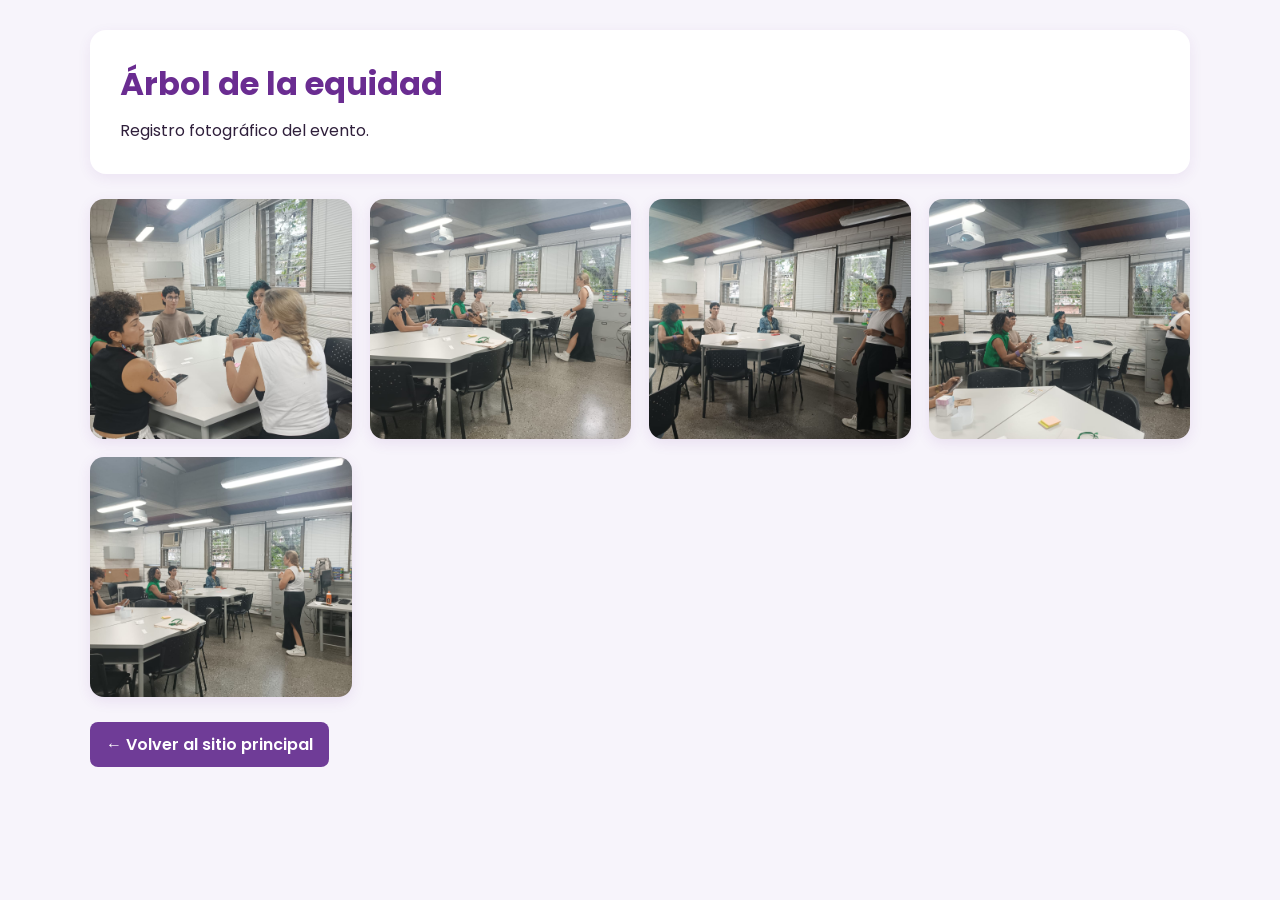
<file: arbol-equidad.html>
<!DOCTYPE html>
<html lang="es">
<head>
  <meta charset="UTF-8">
  <meta name="viewport" content="width=device-width, initial-scale=1.0">
  <title>Árbol de la equidad</title>
  <link href="https://fonts.googleapis.com/css2?family=Poppins:wght@300;400;600;700&display=swap" rel="stylesheet">
  <link rel="stylesheet" href="css/base.css">
  <link rel="stylesheet" href="css/gallery.css">
</head>
<body>
  <div class="container">
    <div class="encabezado">
      <h1>Árbol de la equidad</h1>
      <p>Registro fotográfico del evento.</p>
    </div>

    <div class="galeria-grid">
      <img src="img/arbol/arbol1.jpeg" alt="Árbol de la equidad - Foto 1">
      <img src="img/arbol/arbol2.jpeg" alt="Árbol de la equidad - Foto 2">
      <img src="img/arbol/arbol3.jpeg" alt="Árbol de la equidad - Foto 3">
      <img src="img/arbol/arbol4.jpeg" alt="Árbol de la equidad - Foto 4">
      <img src="img/arbol/arbol5.jpeg" alt="Árbol de la equidad - Foto 5">
    </div>

    <a href="index.html" class="volver">← Volver al sitio principal</a>
  </div>
</body>
</html>
</file>
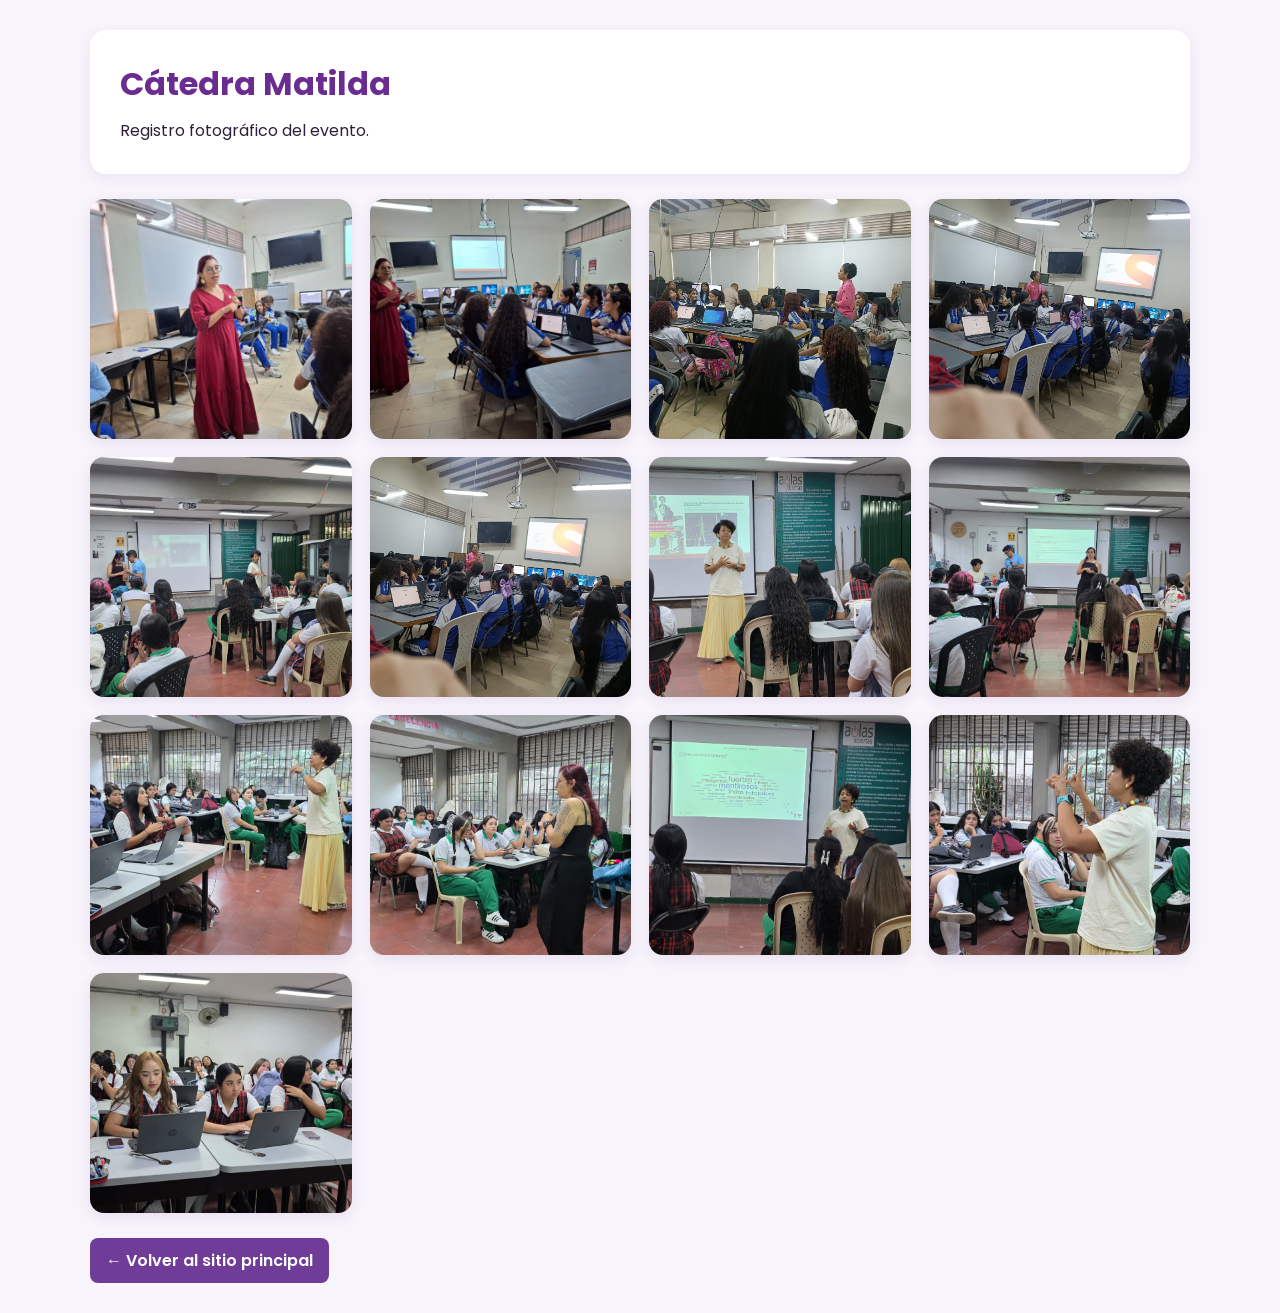
<file: catedra-matilda.html>
<!DOCTYPE html>
<html lang="es">
<head>
  <meta charset="UTF-8">
  <meta name="viewport" content="width=device-width, initial-scale=1.0">
  <title>Cátedra Matilda</title>
  <link href="https://fonts.googleapis.com/css2?family=Poppins:wght@300;400;600;700&display=swap" rel="stylesheet">
  <link rel="stylesheet" href="css/base.css">
  <link rel="stylesheet" href="css/gallery.css">
</head>
<body>
  <div class="container">
    <div class="encabezado">
      <h1>Cátedra Matilda</h1>
      <p>Registro fotográfico del evento.</p>
    </div>

    <div class="galeria-grid">
      <img src="img/matilda/catedra1.jpeg" alt="Cátedra Matilda - Foto 1">
      <img src="img/matilda/catedra2.jpeg" alt="Cátedra Matilda - Foto 2">
      <img src="img/matilda/catedra3.jpeg" alt="Cátedra Matilda - Foto 3">
      <img src="img/matilda/catedra4.jpeg" alt="Cátedra Matilda - Foto 4">
      <img src="img/matilda/catedra5.jpeg" alt="Cátedra Matilda - Foto 5">
      <img src="img/matilda/catedra6.jpeg" alt="Cátedra Matilda - Foto 6">
      <img src="img/matilda/catedra7.jpeg" alt="Cátedra Matilda - Foto 7">
      <img src="img/matilda/catedra8.jpeg" alt="Cátedra Matilda - Foto 8">
      <img src="img/matilda/catedra9.jpeg" alt="Cátedra Matilda - Foto 9">
      <img src="img/matilda/catedra10.jpeg" alt="Cátedra Matilda - Foto 10">
      <img src="img/matilda/catedra11.jpeg" alt="Cátedra Matilda - Foto 11">
      <img src="img/matilda/catedra12.jpeg" alt="Cátedra Matilda - Foto 12">
      <img src="img/matilda/catedra13.jpeg" alt="Cátedra Matilda - Foto 13">
    </div>

    <a href="index.html" class="volver">← Volver al sitio principal</a>
  </div>
</body>
</html>
</file>
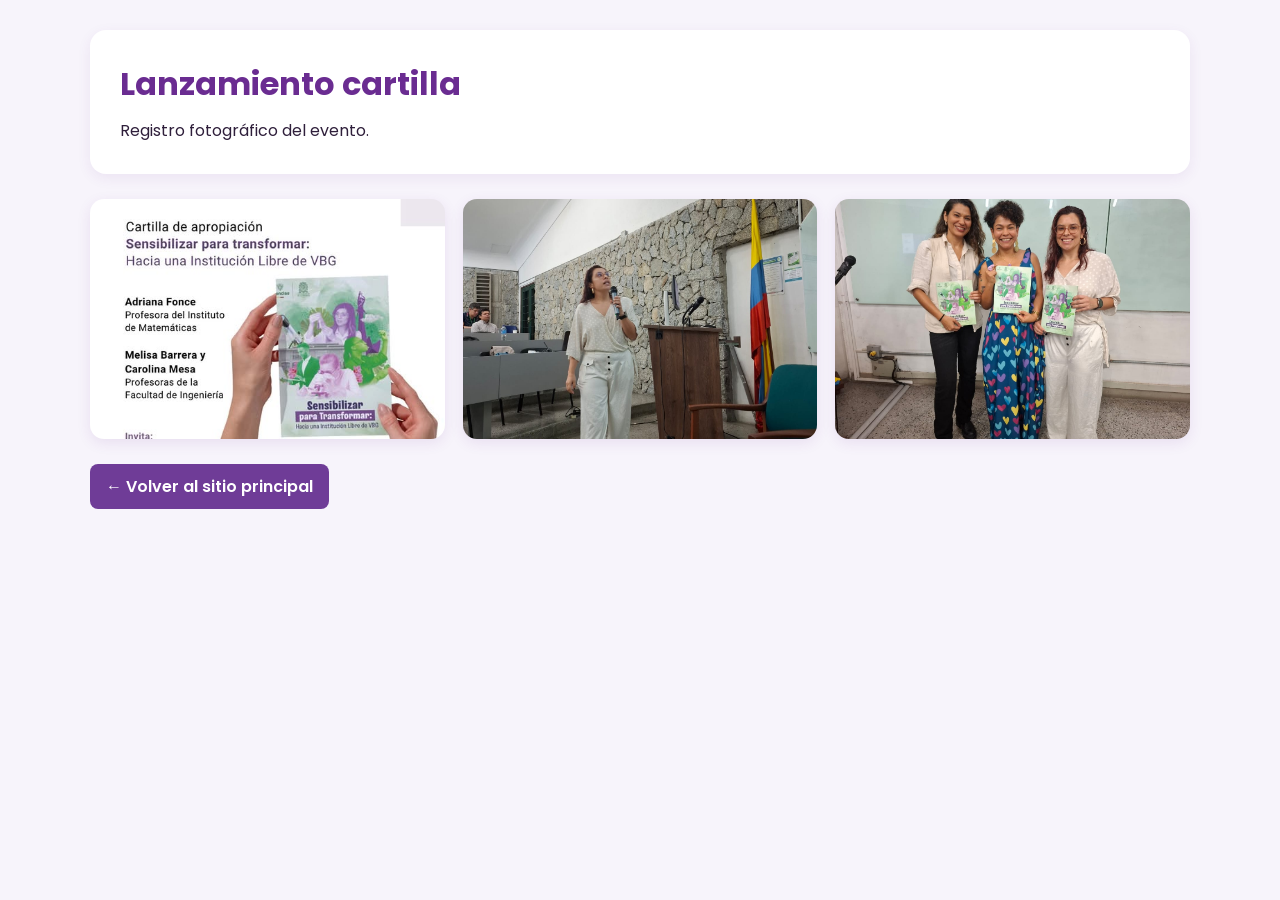
<file: lanzamiento-cartilla.html>
<!DOCTYPE html>
<html lang="es">
<head>
  <meta charset="UTF-8">
  <meta name="viewport" content="width=device-width, initial-scale=1.0">
  <title>Lanzamiento cartilla</title>
  <link href="https://fonts.googleapis.com/css2?family=Poppins:wght@300;400;600;700&display=swap" rel="stylesheet">
  <link rel="stylesheet" href="css/base.css">
  <link rel="stylesheet" href="css/gallery.css">
</head>
<body>
  <div class="container">
    <div class="encabezado">
      <h1>Lanzamiento cartilla</h1>
      <p>Registro fotográfico del evento.</p>
    </div>

    <div class="galeria-grid">
      <img src="img/cartilla/cartilla1.jpg" alt="Lanzamiento cartilla - Foto 1">
      <img src="img/cartilla/cartilla2.jpeg" alt="Lanzamiento cartilla - Foto 2">
      <img src="img/cartilla/cartilla3.jpeg" alt="Lanzamiento cartilla - Foto 3">
    </div>

    <a href="index.html" class="volver">← Volver al sitio principal</a>
  </div>
</body>
</html>
</file>
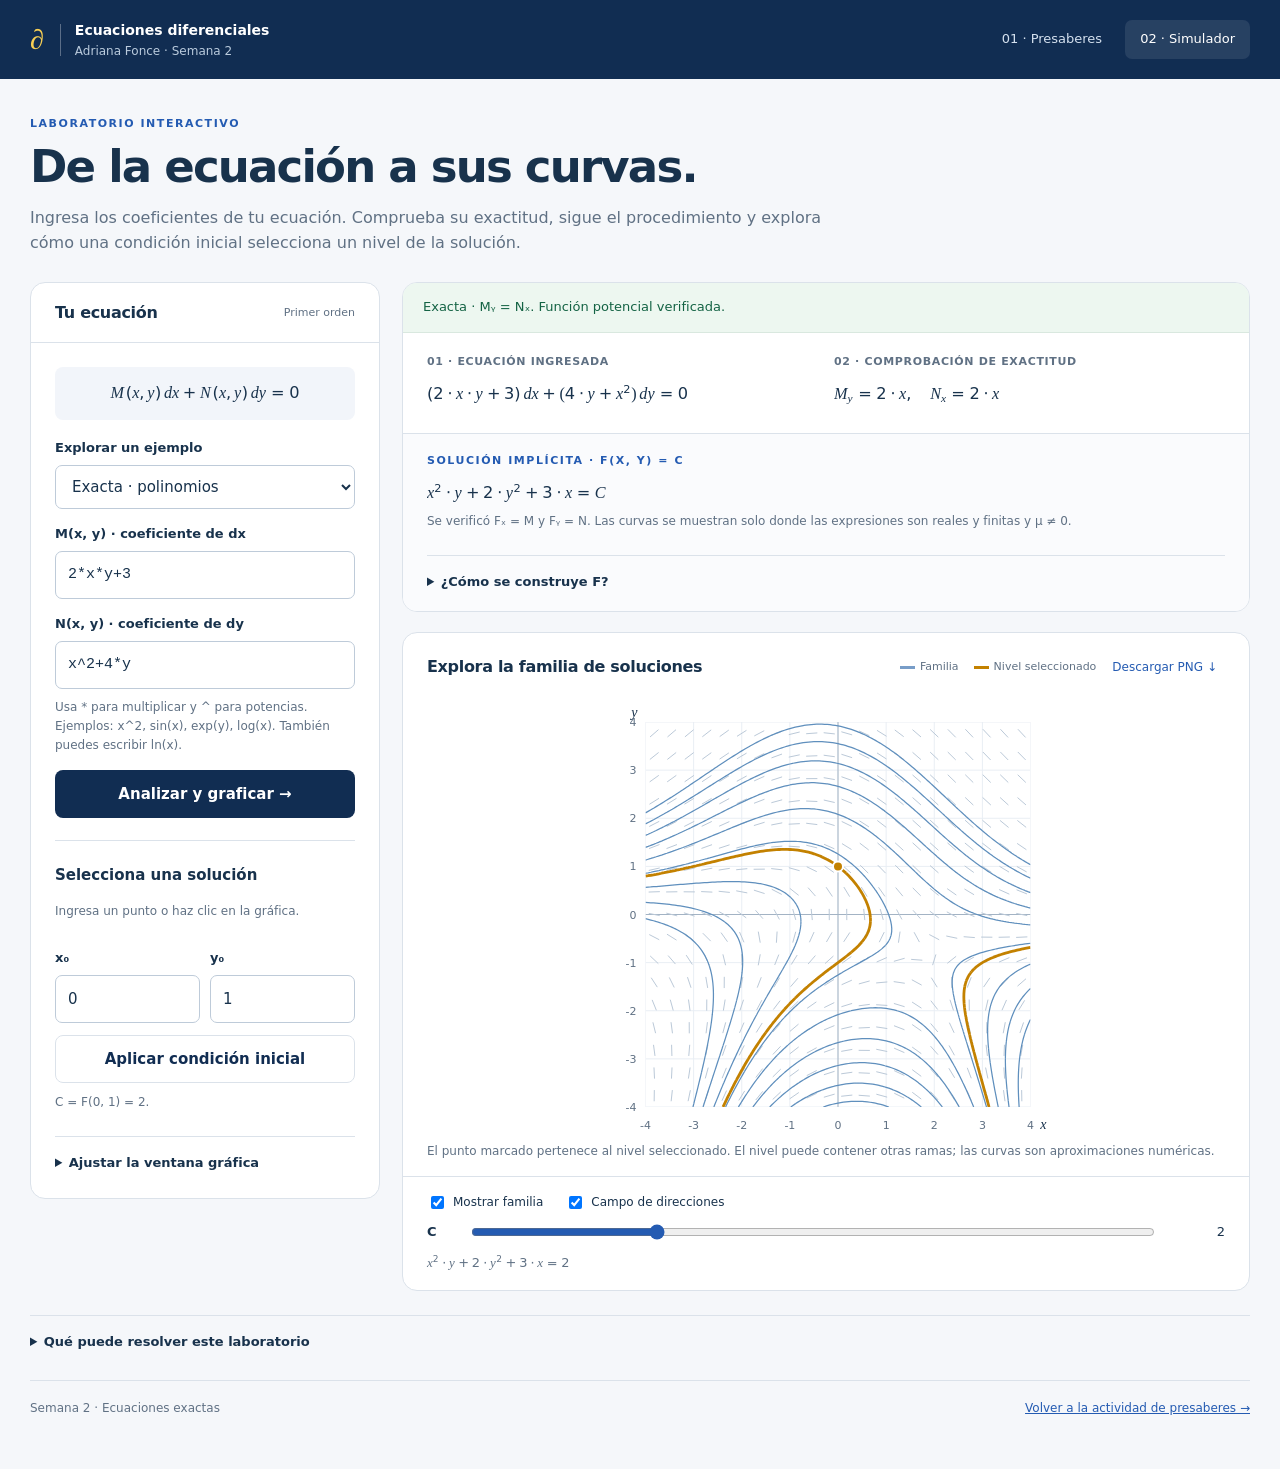
<file: ecuaciones-semana2/simulador.html>
<!doctype html><html lang="es"><head><meta charset="utf-8"><meta name="viewport" content="width=device-width,initial-scale=1"><meta name="description" content="Laboratorio de ecuaciones diferenciales exactas: comprueba exactitud, busca factores integrantes y explora curvas solución."><title>Laboratorio de exactas · Semana 2</title><link rel="stylesheet" href="vendor/katex.min.css"><link rel="stylesheet" href="style.css"><script defer src="vendor/nerdamer.min.js"></script><script defer src="vendor/katex.min.js"></script><script defer src="app.js"></script></head><body>
<header><div class="bar"><div class="brand"><span class="symbol">∂</span><div><strong>Ecuaciones diferenciales</strong><small>Adriana Fonce · Semana 2</small></div></div><nav aria-label="Páginas del curso"><a href="index.html">01 · Presaberes</a><a href="simulador.html" class="active" aria-current="page">02 · Simulador</a></nav></div></header>
<main><p class="eyebrow">Laboratorio interactivo</p><h1>De la ecuación a sus curvas.</h1><p class="lead">Ingresa los coeficientes de tu ecuación. Comprueba su exactitud, sigue el procedimiento y explora cómo una condición inicial selecciona un nivel de la solución.</p>
<div class="lab"><aside class="panel"><div class="panel-title"><h2>Tu ecuación</h2><span class="tag">Primer orden</span></div><div class="panel-body"><div class="mathline" data-tex="M(x,y)\,dx+N(x,y)\,dy=0"></div>
<label for="example">Explorar un ejemplo</label><select id="example"><option value="0">Exacta · polinomios</option><option value="1">Exacta · circunferencias</option><option value="2">Factor integrante μ(x) · exponencial</option><option value="3">Factor integrante μ(y)</option><option value="4">Factor integrante μ(x) · potencia</option><option value="5">Fuera de los métodos implementados</option></select>
<form id="equation-form"><label for="m">M(x, y) · coeficiente de dx</label><input id="m" type="text" value="2*x*y+3" maxlength="160" required autocomplete="off" spellcheck="false"><label for="n">N(x, y) · coeficiente de dy</label><input id="n" type="text" value="x^2+4*y" maxlength="160" required autocomplete="off" spellcheck="false"><p class="fine hint">Usa * para multiplicar y ^ para potencias. Ejemplos: x^2, sin(x), exp(y), log(x). También puedes escribir ln(x).</p><button id="solve" class="primary wide" type="submit">Analizar y graficar →</button></form><p id="error" class="error" role="alert" hidden></p>
<hr class="divider"><h3>Selecciona una solución</h3><p class="fine">Ingresa un punto o haz clic en la gráfica.</p><form id="initial-form"><div class="mini-grid"><div><label for="x0">x₀</label><input id="x0" type="number" value="0" step="any" required></div><div><label for="y0">y₀</label><input id="y0" type="number" value="1" step="any" required></div></div><button type="submit" class="secondary wide" style="margin-top:12px">Aplicar condición inicial</button></form><p id="initial-note" class="fine" role="status" aria-live="polite"></p>
<details><summary>Ajustar la ventana gráfica</summary><form id="view-form"><div class="view-grid"><div><label for="xmin">x mín.</label><input id="xmin" type="number" value="-4" step="any" required></div><div><label for="xmax">x máx.</label><input id="xmax" type="number" value="4" step="any" required></div><div><label for="ymin">y mín.</label><input id="ymin" type="number" value="-4" step="any" required></div><div><label for="ymax">y máx.</label><input id="ymax" type="number" value="4" step="any" required></div></div><button class="secondary wide" style="margin-top:10px">Actualizar ventana</button></form></details></div></aside>
<div><section class="panel" aria-label="Procedimiento"><div id="status" class="status" role="status" aria-live="polite">Preparando el análisis…</div><div class="steps"><div class="step"><p class="step-label">01 · Ecuación ingresada</p><div class="formula" id="equation"></div></div><div class="step"><p class="step-label">02 · Comprobación de exactitud</p><div class="formula" id="partials"></div></div><div class="step" id="factor-step" hidden><p class="step-label">03 · Factor integrante</p><div class="formula" id="factor"></div><p class="fine" id="ratio-note"></p></div><div class="step" id="verify-step" hidden><p class="step-label">04 · Ecuación transformada</p><div class="formula" id="transformed"></div><p class="fine">Se verificó de nuevo: ∂(μM)/∂y = ∂(μN)/∂x.</p></div></div><div class="solution"><p class="eyebrow">Solución implícita · F(x, y) = C</p><div id="potential" class="formula"></div><p id="solution-note" class="subtle"></p><details id="reconstruction"><summary>¿Cómo se construye F?</summary><p>Integra un coeficiente respecto a su variable y recupera la función de la otra variable.</p><div data-tex="F=\int \widetilde M\,dx+h(y),\qquad h'(y)=\widetilde N-\frac{\partial}{\partial y}\int\widetilde M\,dx" class="formula"></div><p>El programa también intenta integrar primero respecto a y. Solo muestra una expresión obtenida si sus dos derivadas reproducen los coeficientes de la ecuación exacta.</p></details></div></section>
<section class="panel chart-wrap" aria-label="Gráfica de soluciones"><div class="chart-top"><h2>Explora la familia de soluciones</h2><div class="toolbar"><div class="legend"><span>Familia</span><span class="chosen">Nivel seleccionado</span></div><button id="download" class="export" type="button">Descargar PNG ↓</button></div></div><canvas id="plot" role="img" aria-label="Gráfica de curvas de nivel y campo de direcciones de la ecuación diferencial"></canvas><p class="chart-note" id="graph-note">Las curvas se dibujan con una aproximación numérica en la ventana visible.</p><div class="chart-controls"><div class="checkrow"><label><input id="family" type="checkbox" checked> Mostrar familia</label><label><input id="field" type="checkbox" checked> Campo de direcciones</label></div><div class="slider-row"><label for="constant">C</label><input type="range" id="constant" min="-10" max="10" step="0.01" value="0"><output id="c-value" for="constant">0</output></div><p id="selected" class="subtle"></p></div></section></div></div>
<details><summary>Qué puede resolver este laboratorio</summary><p>Comprueba simbólicamente si Mᵧ − Nₓ = 0 y busca una función potencial. Si no es exacta, ensaya factores integrantes de una sola variable:</p><div class="formula" data-tex="\mu(x)=e^{\int (M_y-N_x)/N\,dx},\qquad\mu(y)=e^{\int (N_x-M_y)/M\,dy}"></div><p>La primera fórmula se aplica cuando el cociente depende solo de x; la segunda, cuando depende solo de y. La búsqueda no cubre todos los factores integrantes posibles. Si la integración simbólica o la comprobación no se completan, el resultado se indica como no resuelto.</p><p>Trabaja en regiones donde los coeficientes y sus derivadas son continuos y el factor integrante es finito y distinto de cero. La igualdad de derivadas implica exactitud local; para concluirla en toda una región se requieren las condiciones de dominio apropiadas, por ejemplo una región simplemente conexa. Una misma curva de nivel puede tener varias componentes o ramas. El gráfico usa la misma escala en ambos ejes. Es una aproximación y no demuestra existencia ni unicidad. Las expresiones se simplifican algebraicamente; comprueba también las restricciones de dominio de la ecuación original, que pueden perderse al cancelar factores.</p><p>Los cálculos se realizan en tu navegador. No se envían ecuaciones ni respuestas a la docente.</p></details>
<footer><span>Semana 2 · Ecuaciones exactas</span><a href="index.html">Volver a la actividad de presaberes →</a></footer></main></body></html>
</file>
<file: css/base.css>
/* Shared design tokens and base styles used across every page. */
:root {
  --color-bg: #f7f4fb;
  --color-text: #2f1f3b;
  --color-primary: #6a2c91;
  --color-primary-nav: #6f3c97;
  --color-primary-dark: #5d2f81;
  --color-heading-dark: #4b2067;
  --color-accent: #b7f34d;
  --color-accent-dark: #a6e63d;
  --color-card-bg: #fcf8ff;
  --color-card-border: #e9d8f5;
  --color-muted: #8a63a8;

  --shadow-soft: 0 4px 14px rgba(106, 44, 145, 0.08);
  --shadow-embed: 0 4px 14px rgba(106, 44, 145, 0.10);
  --shadow-hover: 0 8px 20px rgba(106, 44, 145, 0.15);

  --radius-lg: 16px;
  --radius-md: 14px;
  --radius-sm: 8px;
  --max-width: 1100px;
}

* {
  box-sizing: border-box;
  margin: 0;
  padding: 0;
}

body {
  font-family: 'Poppins', sans-serif;
  background: var(--color-bg);
  color: var(--color-text);
}

.container {
  width: 90%;
  max-width: var(--max-width);
  margin: 0 auto;
}
</file>
<file: css/gallery.css>
/* Styles shared by every photo-gallery page. Load after base.css. */
body {
  padding: 30px 20px;
}

.encabezado {
  background: white;
  padding: 30px;
  border-radius: var(--radius-lg);
  box-shadow: var(--shadow-soft);
  margin-bottom: 25px;
}

h1 {
  color: var(--color-primary);
  margin-bottom: 10px;
}

p {
  line-height: 1.6;
}

.galeria-grid {
  display: grid;
  grid-template-columns: repeat(auto-fit, minmax(220px, 1fr));
  gap: 18px;
}

.galeria-grid img {
  width: 100%;
  height: 240px;
  object-fit: cover;
  border-radius: var(--radius-md);
  box-shadow: var(--shadow-embed);
  transition: transform 0.2s ease;
  background: white;
}

.galeria-grid img:hover {
  transform: scale(1.02);
}

.volver {
  display: inline-block;
  margin-top: 25px;
  text-decoration: none;
  background: var(--color-primary-nav);
  color: white;
  padding: 10px 16px;
  border-radius: var(--radius-sm);
  font-weight: 600;
}

.volver:hover {
  background: var(--color-primary-dark);
}
</file>
<file: ecuaciones-semana2/style.css>
:root{--navy:#112d52;--ink:#18324c;--blue:#245bb2;--muted:#607184;--line:#dbe2ea;--yellow:#f8cf54;--green:#146344}*{box-sizing:border-box}body{margin:0;background:#f5f7fa;color:var(--ink);font:15px/1.6 system-ui,-apple-system,'Segoe UI',sans-serif}button,input,select{font:inherit}a{color:var(--blue)}button{cursor:pointer}button:disabled{opacity:.5;cursor:wait}button:focus-visible,input:focus-visible,a:focus-visible,select:focus-visible{outline:3px solid #bd8a00;outline-offset:3px}[hidden]{display:none!important}header{background:var(--navy);color:white}.bar{max-width:1320px;margin:auto;padding:18px 30px;display:flex;align-items:center;justify-content:space-between;gap:20px}.brand{display:flex;gap:14px;align-items:center}.symbol{font:italic 28px Georgia;color:var(--yellow);border-right:1px solid #ffffff50;padding-right:16px}.brand strong{font-size:14px}.brand small{display:block;font-size:12px;color:#bacbdd}nav{display:flex;gap:8px}nav a{color:#d5e1ef;text-decoration:none;padding:9px 15px;font-size:13px;border-radius:7px}nav a.active{background:#ffffff18;color:white}main{max-width:1320px;margin:auto;padding:36px 30px 50px}.eyebrow{font-size:11px;font-weight:750;letter-spacing:.14em;color:var(--blue);text-transform:uppercase;margin:0 0 8px}h1,h2,h3,p{margin-top:0}h1{font-size:clamp(32px,4vw,45px);line-height:1.15;letter-spacing:-.04em;margin-bottom:12px}h2{font-size:20px;letter-spacing:-.02em}h3{font-size:15px}.lead{max-width:800px;color:var(--muted);font-size:16px;margin-bottom:26px}.lab{display:grid;grid-template-columns:350px minmax(0,1fr);gap:22px;align-items:start}.panel{background:white;border:1px solid var(--line);border-radius:15px;overflow:hidden}.panel-body{padding:24px}.panel-title{padding:17px 24px;border-bottom:1px solid var(--line);display:flex;justify-content:space-between;align-items:center}.panel-title h2{margin:0;font-size:16px}.tag{font-size:11px;color:var(--muted)}label{display:block;font-weight:650;font-size:13px;margin:15px 0 6px}input[type=text],input[type=number],select{width:100%;padding:11px 12px;border:1px solid #becbd9;border-radius:7px;background:#fff;color:var(--ink)}input[type=text]{font-family:ui-monospace,monospace;font-size:15px}.mathline{background:#f2f5fa;border-radius:8px;padding:13px 8px;margin:0 0 18px;text-align:center;overflow:auto}.fine{font-size:12px;color:var(--muted)}.hint{margin:9px 0 15px}.primary,.secondary{border-radius:8px;padding:11px 16px;min-height:44px;font-weight:650;border:1px solid transparent}.primary{background:var(--navy);color:white}.primary:hover:not(:disabled){background:#204a7b}.secondary{background:white;border-color:var(--line);color:var(--navy)}.wide{width:100%}.error{background:#fff0eb;border-left:3px solid #b64635;color:#8a3125;padding:12px;margin:15px 0 0;font-size:13px}.mini-grid{display:grid;grid-template-columns:1fr 1fr;gap:10px}.divider{border:0;border-top:1px solid var(--line);margin:22px 0}.status{padding:14px 20px;background:#edf7f0;color:var(--green);font-size:13px;border-bottom:1px solid #d9e8df}.status.warn{background:#fff7dd;color:#785600}.steps{display:grid;grid-template-columns:1fr 1fr;gap:16px;padding:20px 24px}.step{min-width:0}.step p{margin:0 0 6px}.step .step-label{font-size:11px;text-transform:uppercase;font-weight:750;letter-spacing:.06em;color:var(--muted)}.formula{font-size:15px;overflow-x:auto;padding:5px 0}.solution{border-top:1px solid var(--line);padding:18px 24px;background:#fafbfd}.solution .eyebrow{margin-bottom:5px}.chart-wrap{margin-top:20px}.chart-top{padding:17px 24px;display:flex;justify-content:space-between;align-items:center;gap:12px}.chart-top h2{margin:0;font-size:16px}.legend{display:flex;gap:15px;font-size:11px;color:var(--muted)}.legend span:before{content:'';display:inline-block;width:15px;height:3px;background:#789dc8;vertical-align:middle;margin-right:5px}.legend .chosen:before{background:#c38100}canvas{display:block;width:100%;height:440px;cursor:crosshair;touch-action:pan-y}.chart-note{margin:0;padding:0 24px 15px;font-size:12px;color:var(--muted)}.chart-controls{border-top:1px solid var(--line);padding:16px 24px}.checkrow{display:flex;gap:22px;flex-wrap:wrap}.checkrow label{font-size:12px;font-weight:400;margin:0;display:flex;align-items:center;gap:6px}.slider-row{display:grid;grid-template-columns:30px 1fr 60px;gap:12px;align-items:center;margin:10px 0}.slider-row label{margin:0}.slider-row output{text-align:right;font-variant-numeric:tabular-nums;font-size:13px}input[type=range]{width:100%;accent-color:var(--blue)}.subtle{margin:0;font-size:12px;color:var(--muted)}details{margin-top:24px;border-top:1px solid var(--line);padding-top:16px}summary{cursor:pointer;font-weight:650;font-size:13px}details p,details li{font-size:13px;color:var(--muted)}details .formula{color:var(--ink)}footer{display:flex;justify-content:space-between;gap:10px;border-top:1px solid var(--line);margin-top:28px;padding-top:18px;font-size:12px;color:var(--muted)}.katex{font-size:1.08em}#initial-note{margin:10px 0 0}.view-grid{display:grid;grid-template-columns:repeat(4,1fr);gap:6px}.view-grid label{font-size:11px}.view-grid input{padding:7px;font-size:12px}.toolbar{display:flex;gap:8px;align-items:center}.export{border:0;background:transparent;color:var(--blue);font-size:12px;padding:8px}@media(max-width:950px){.lab{grid-template-columns:300px minmax(0,1fr)}.panel-body{padding:18px}.steps{grid-template-columns:1fr}.legend{display:none}}@media(max-width:720px){main{padding:26px 16px}.bar{padding:15px 16px;flex-wrap:wrap}.lab{grid-template-columns:1fr}.steps{grid-template-columns:1fr 1fr;padding:18px}.brand small{font-size:11px}nav a{padding:6px 10px}canvas{height:360px}.chart-top{padding:15px 18px}.chart-controls{padding:15px 18px}footer{flex-direction:column}}@media(prefers-reduced-motion:no-preference){button,a{transition:background .15s}}
</file>
